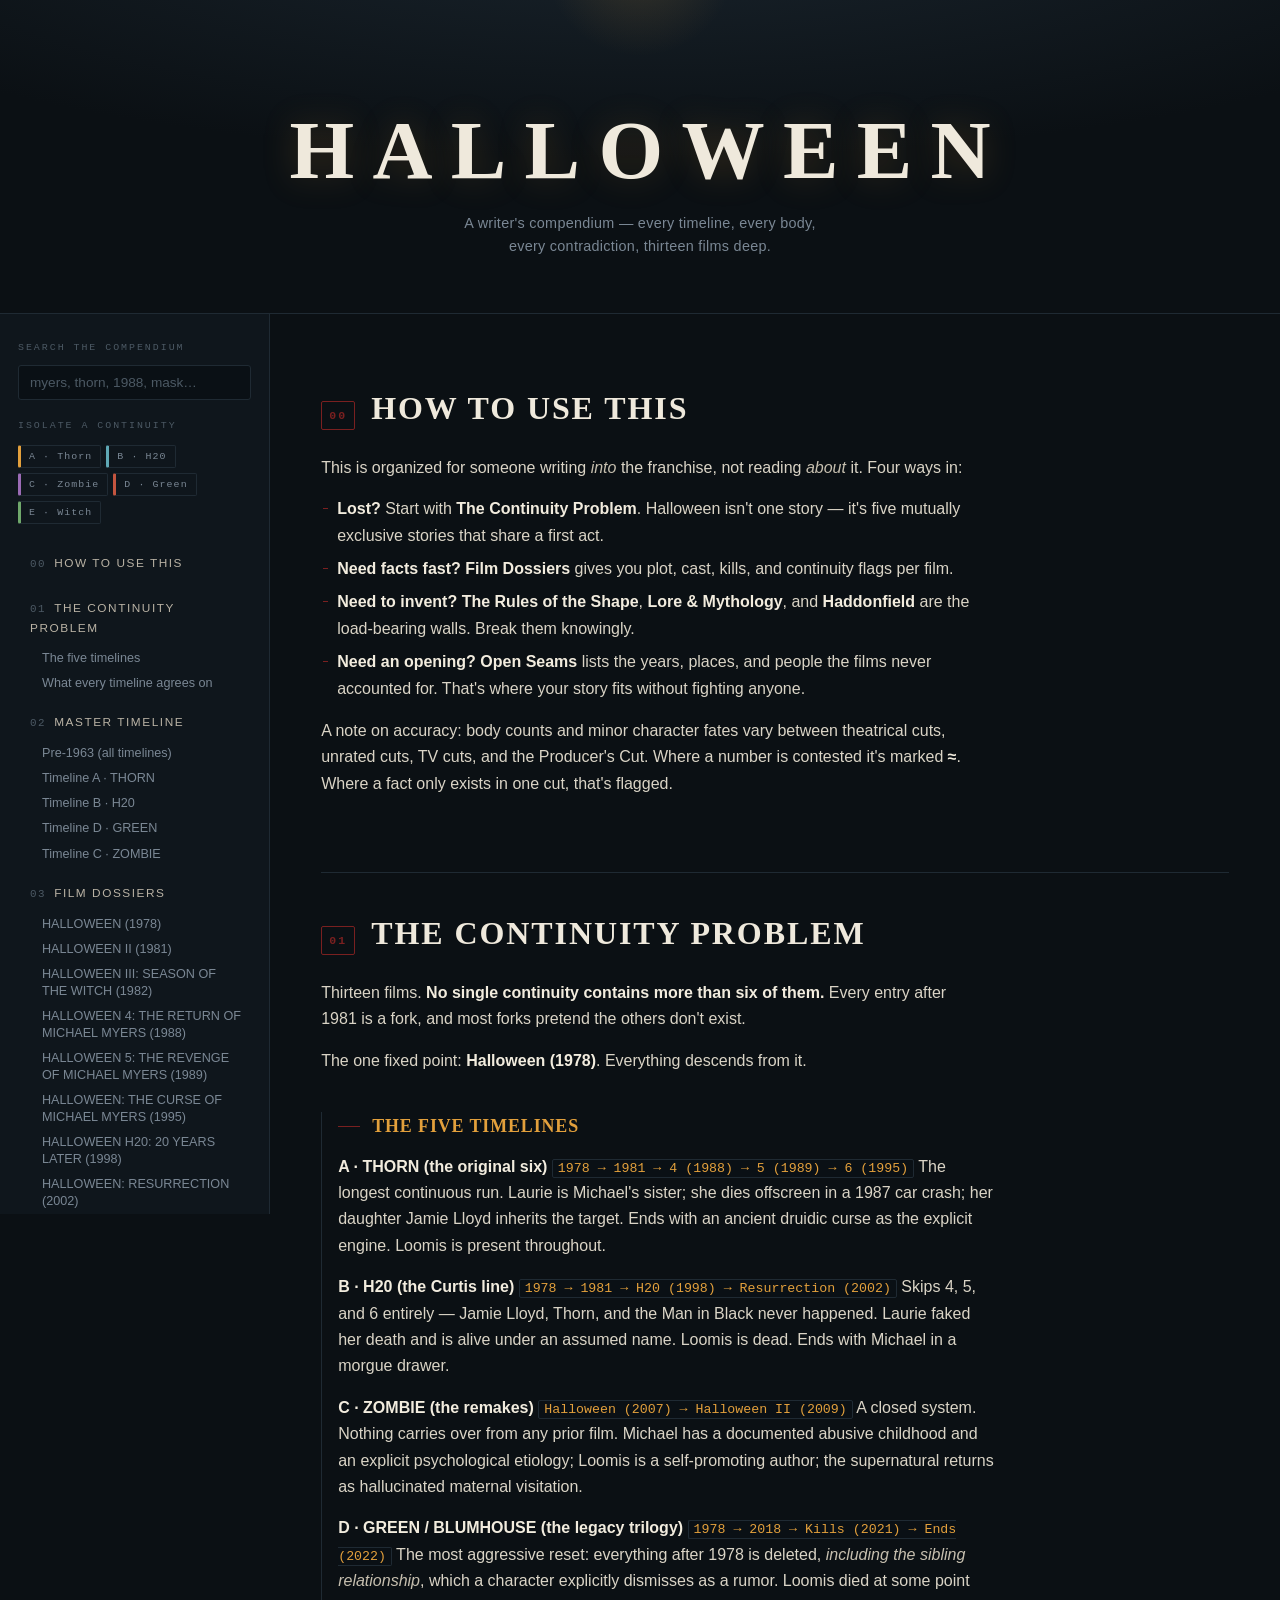
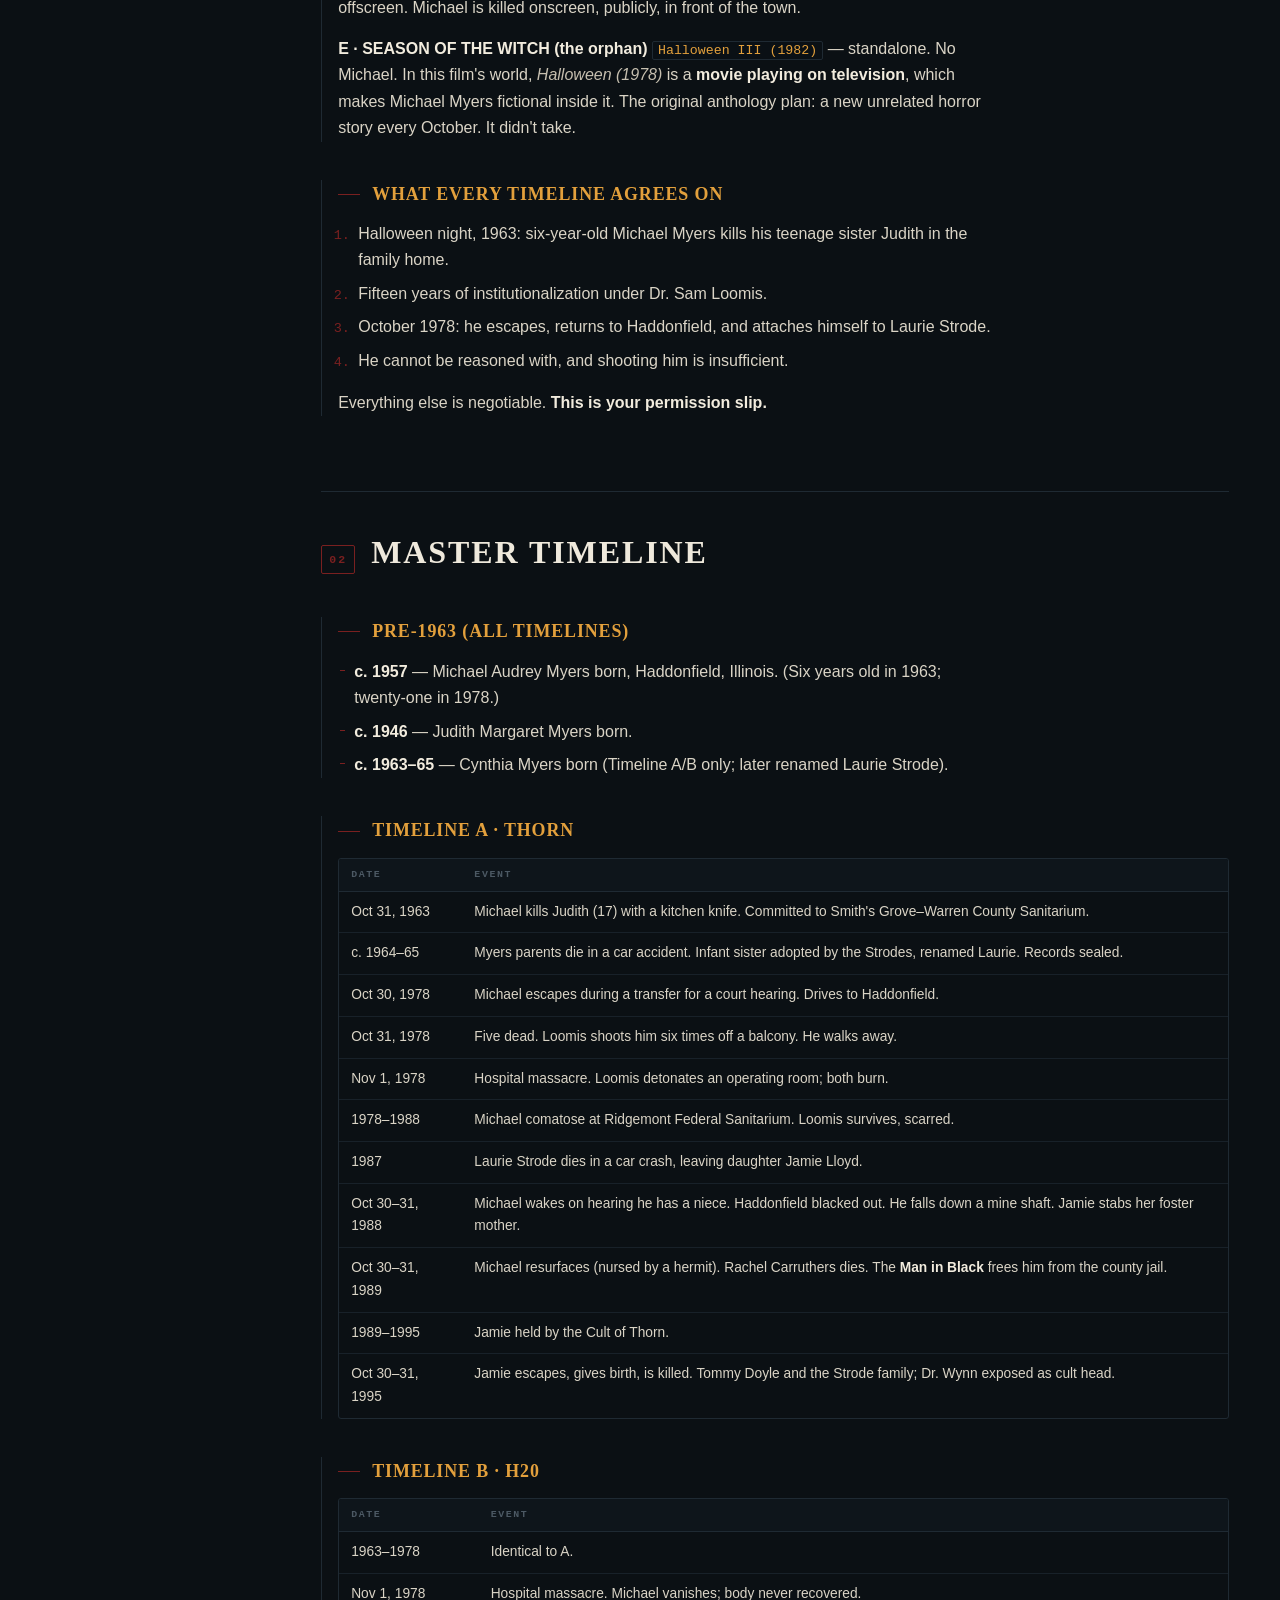
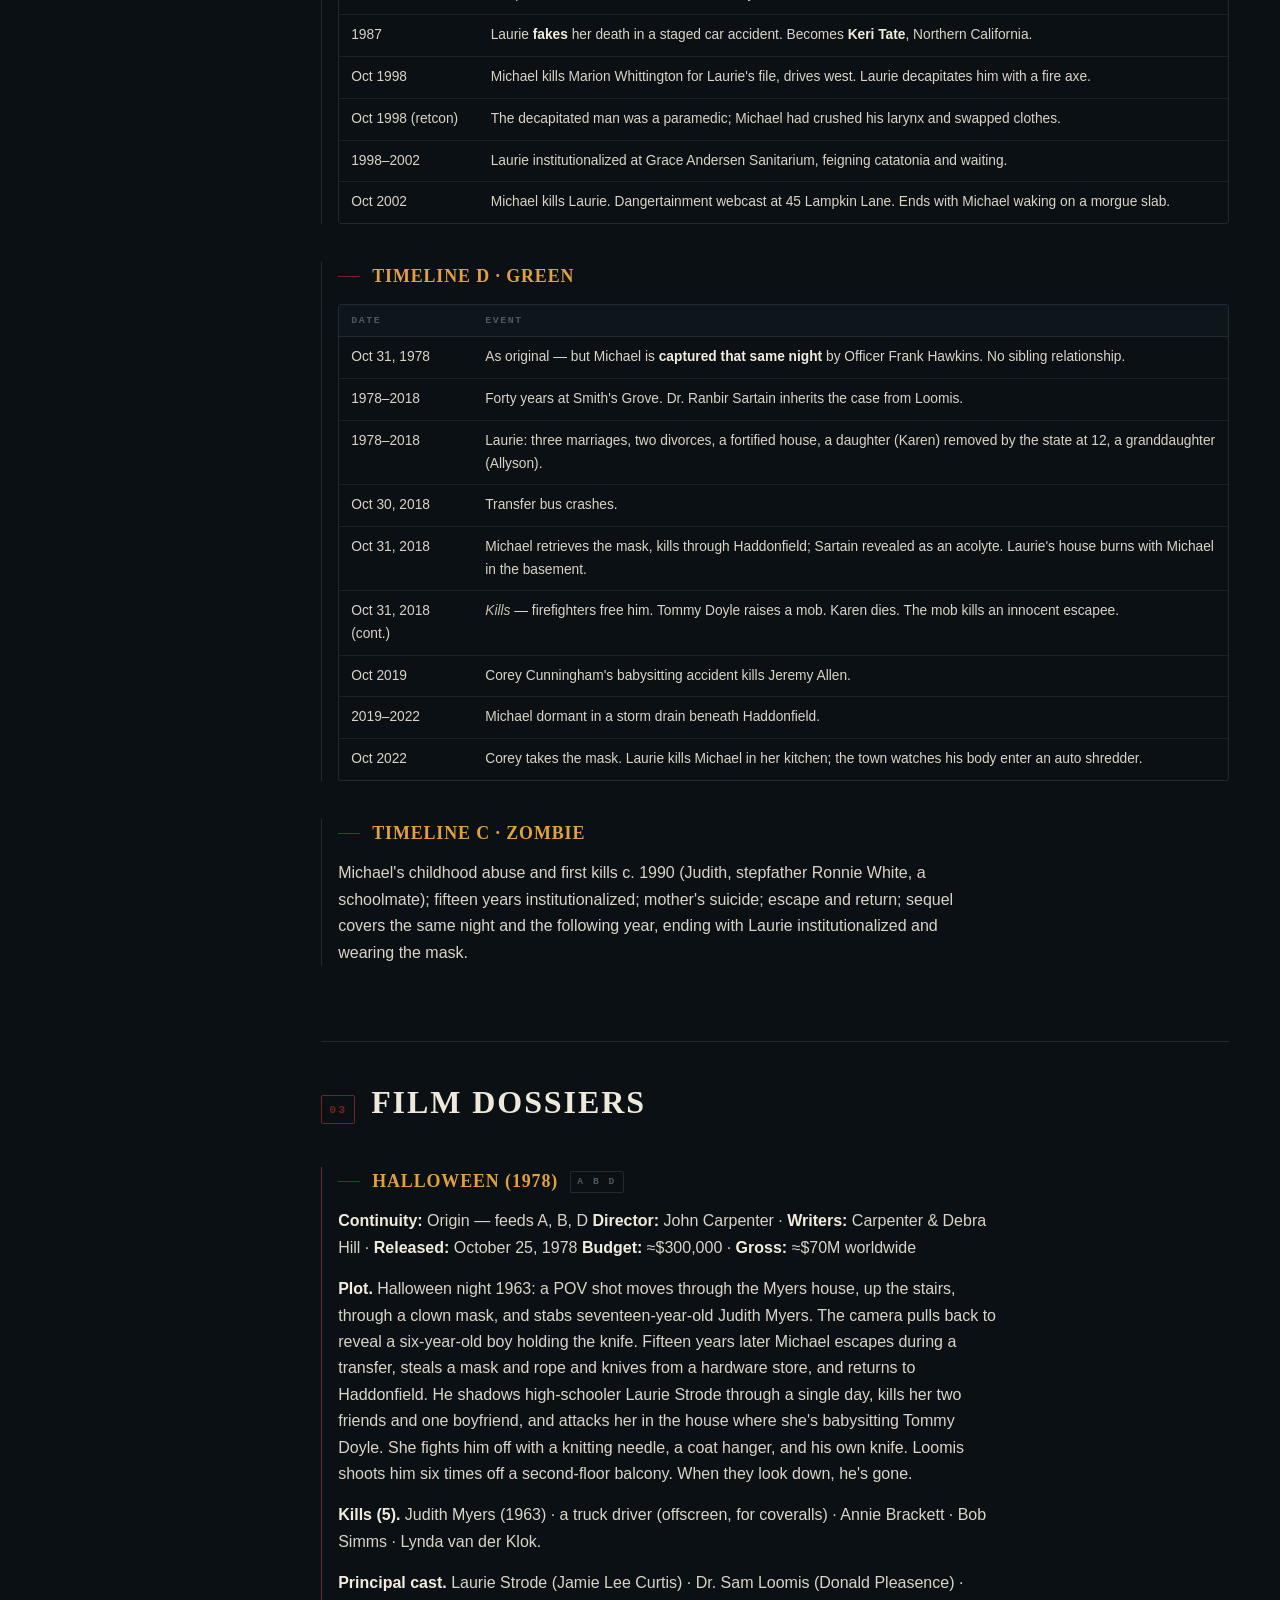
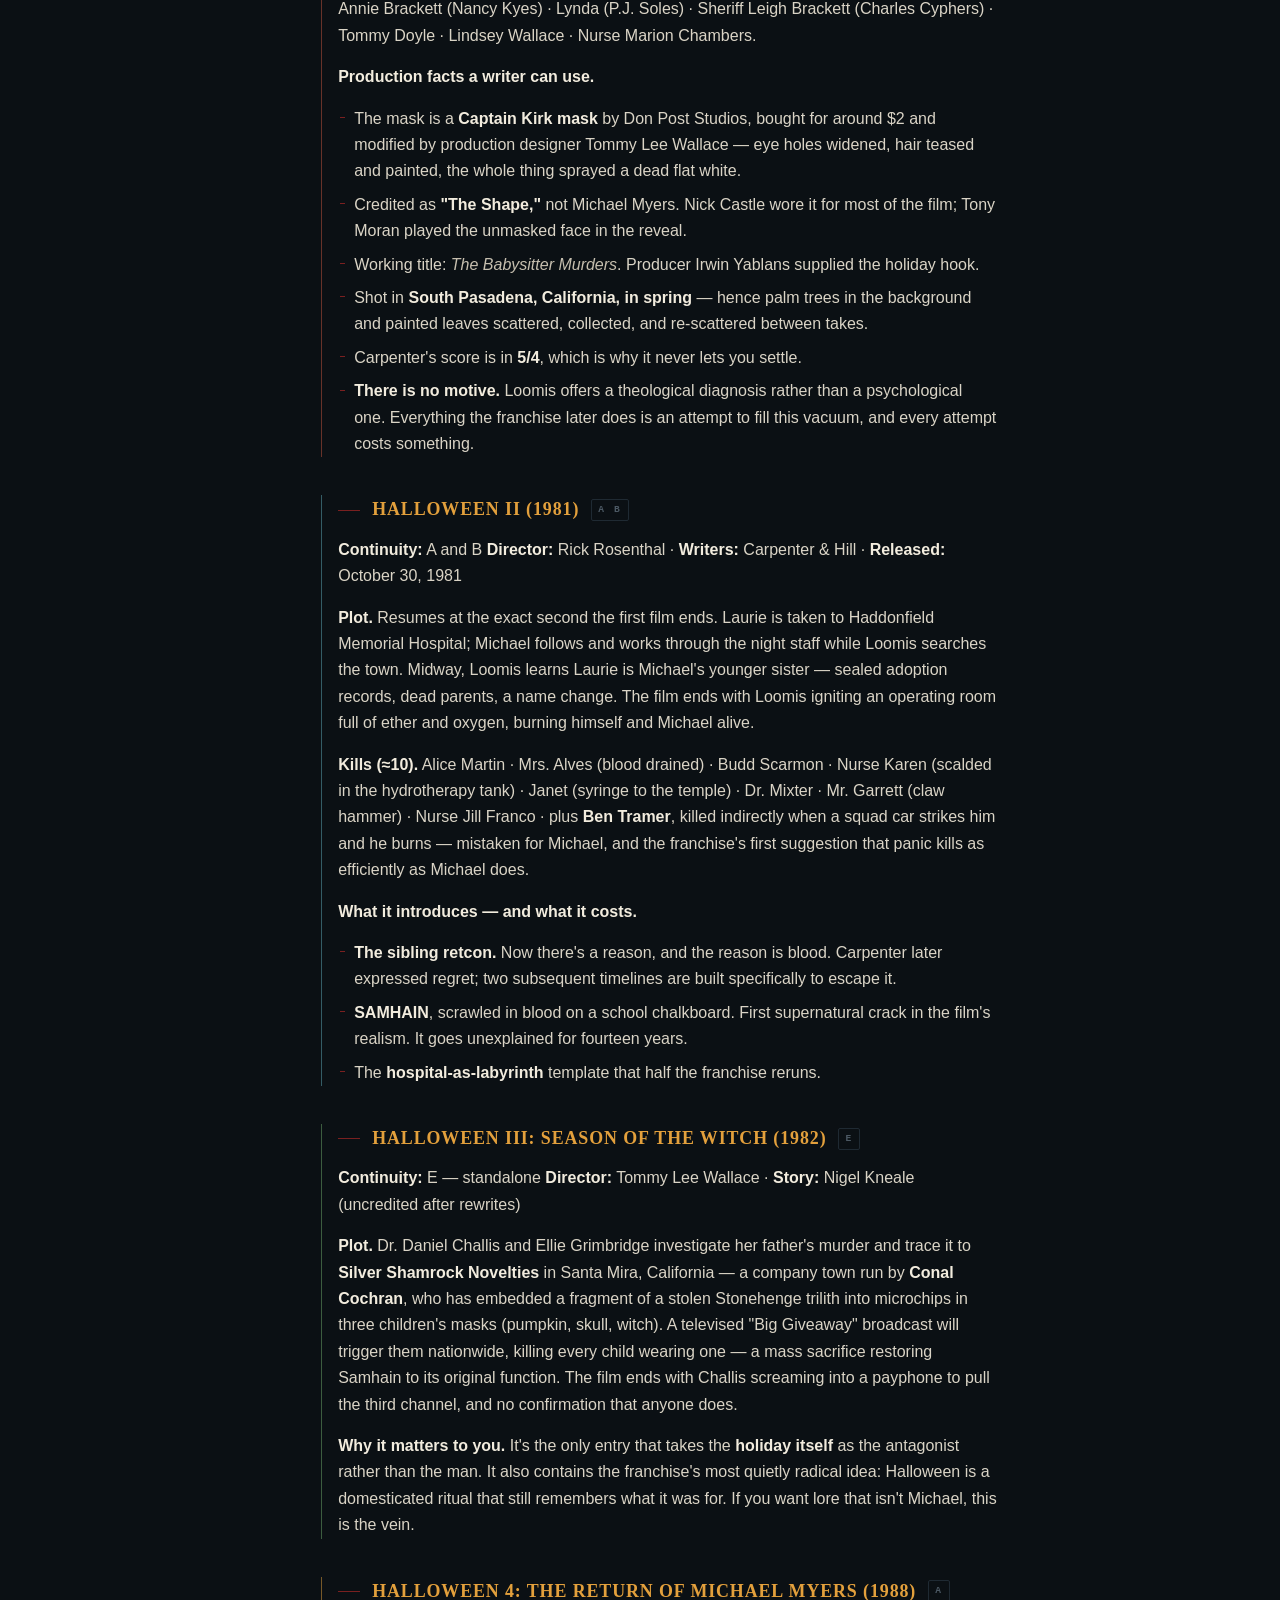
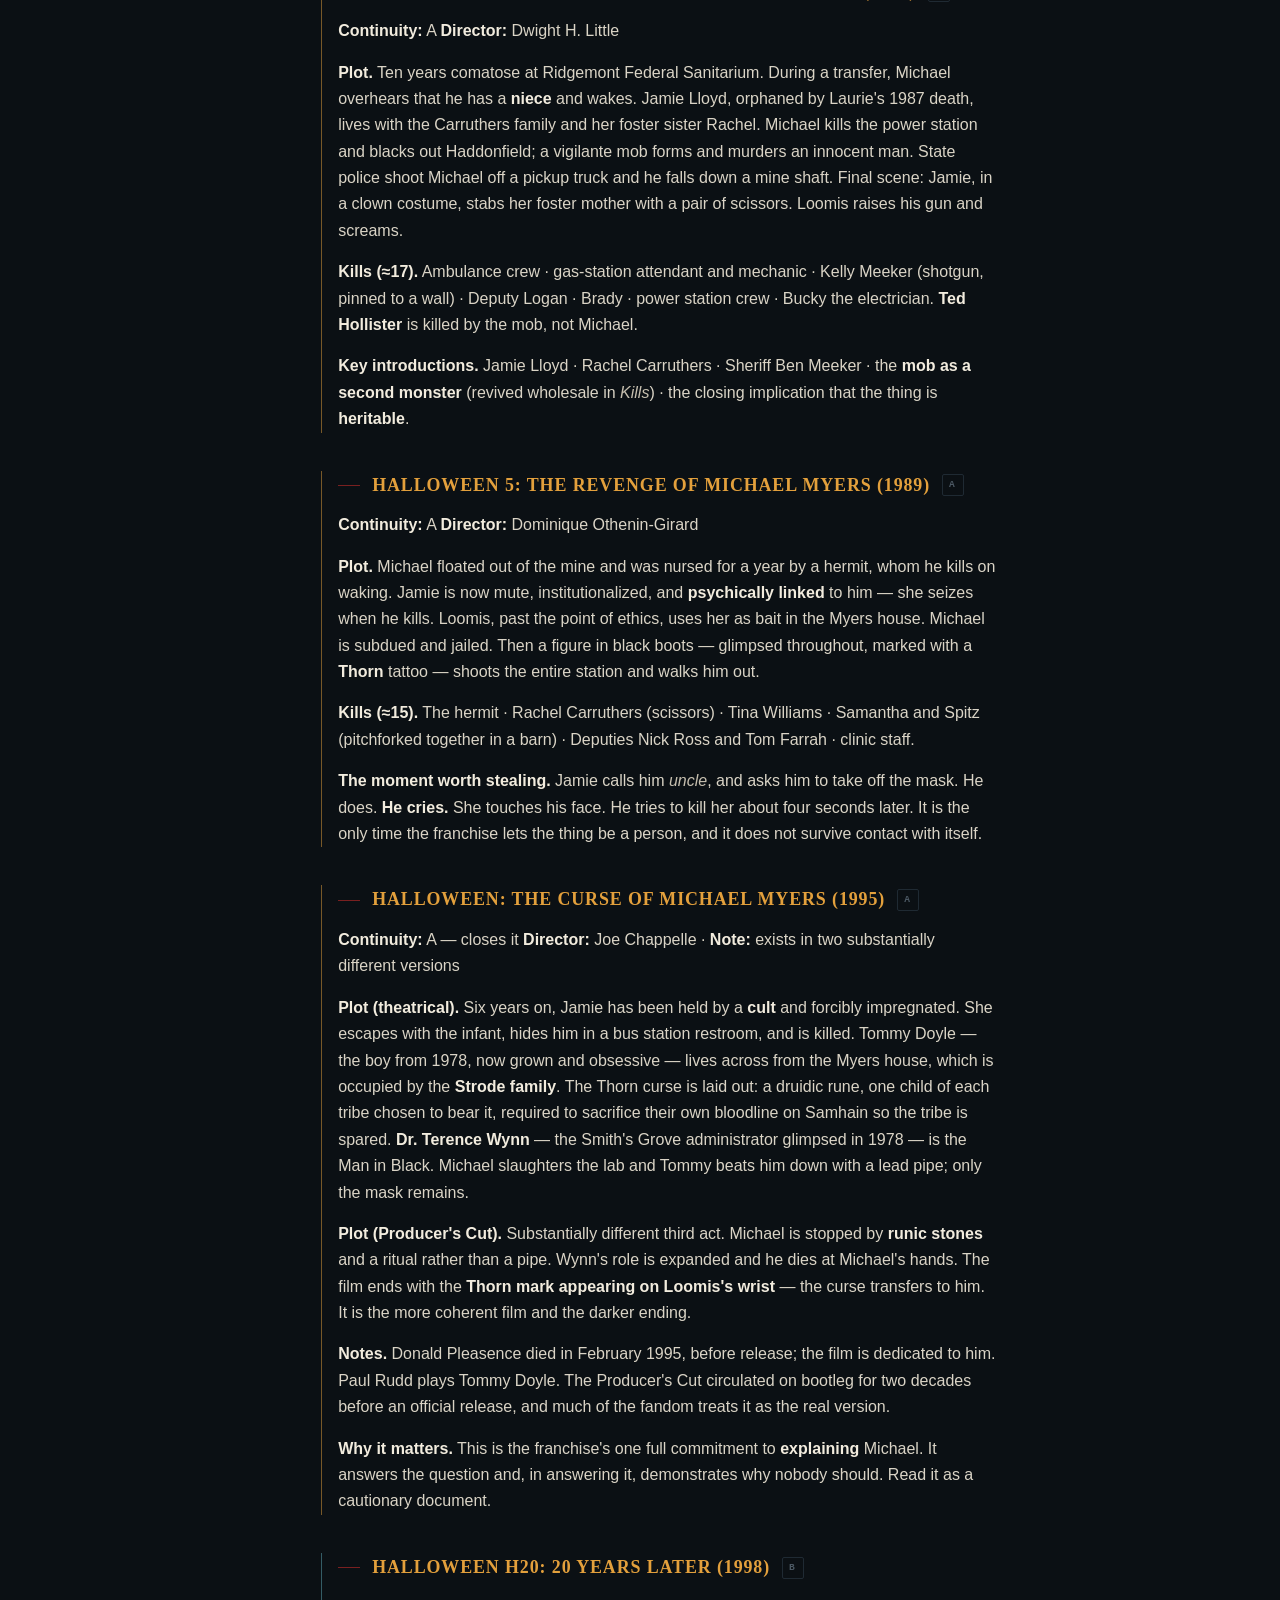
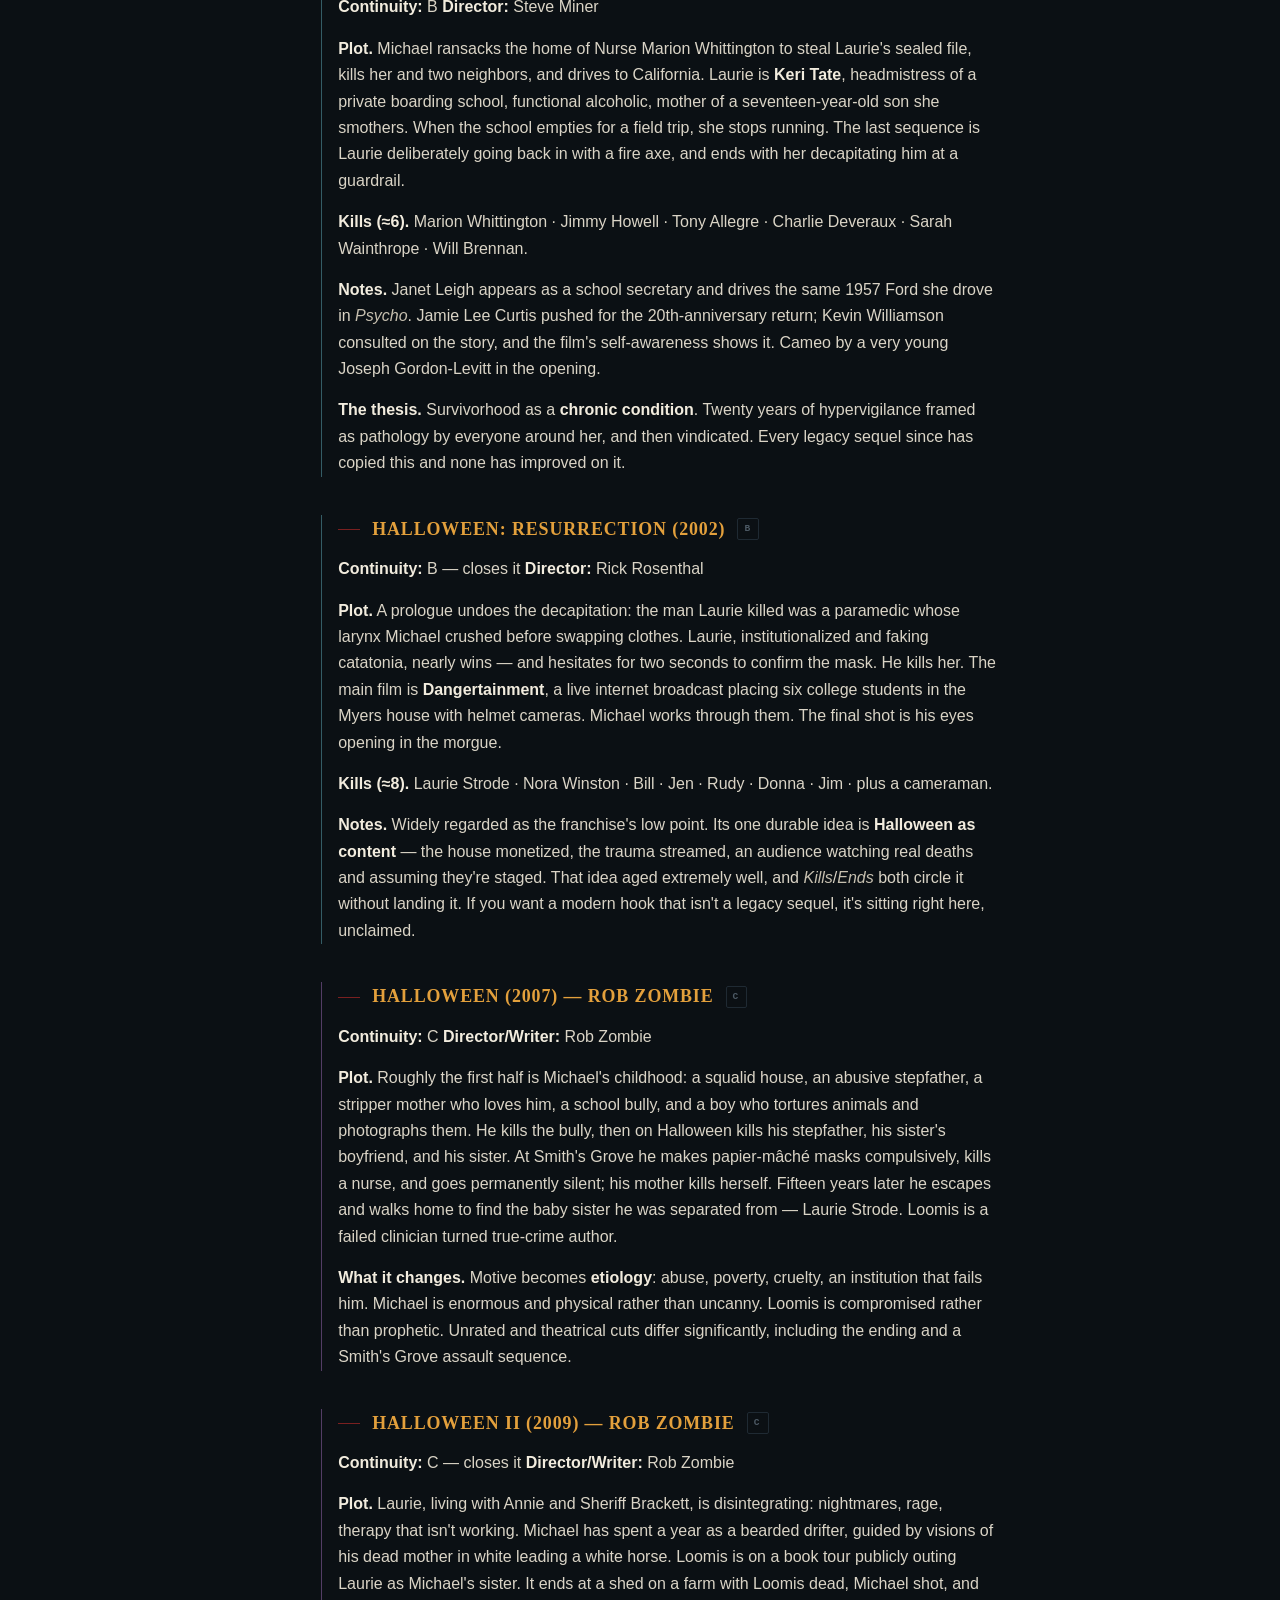
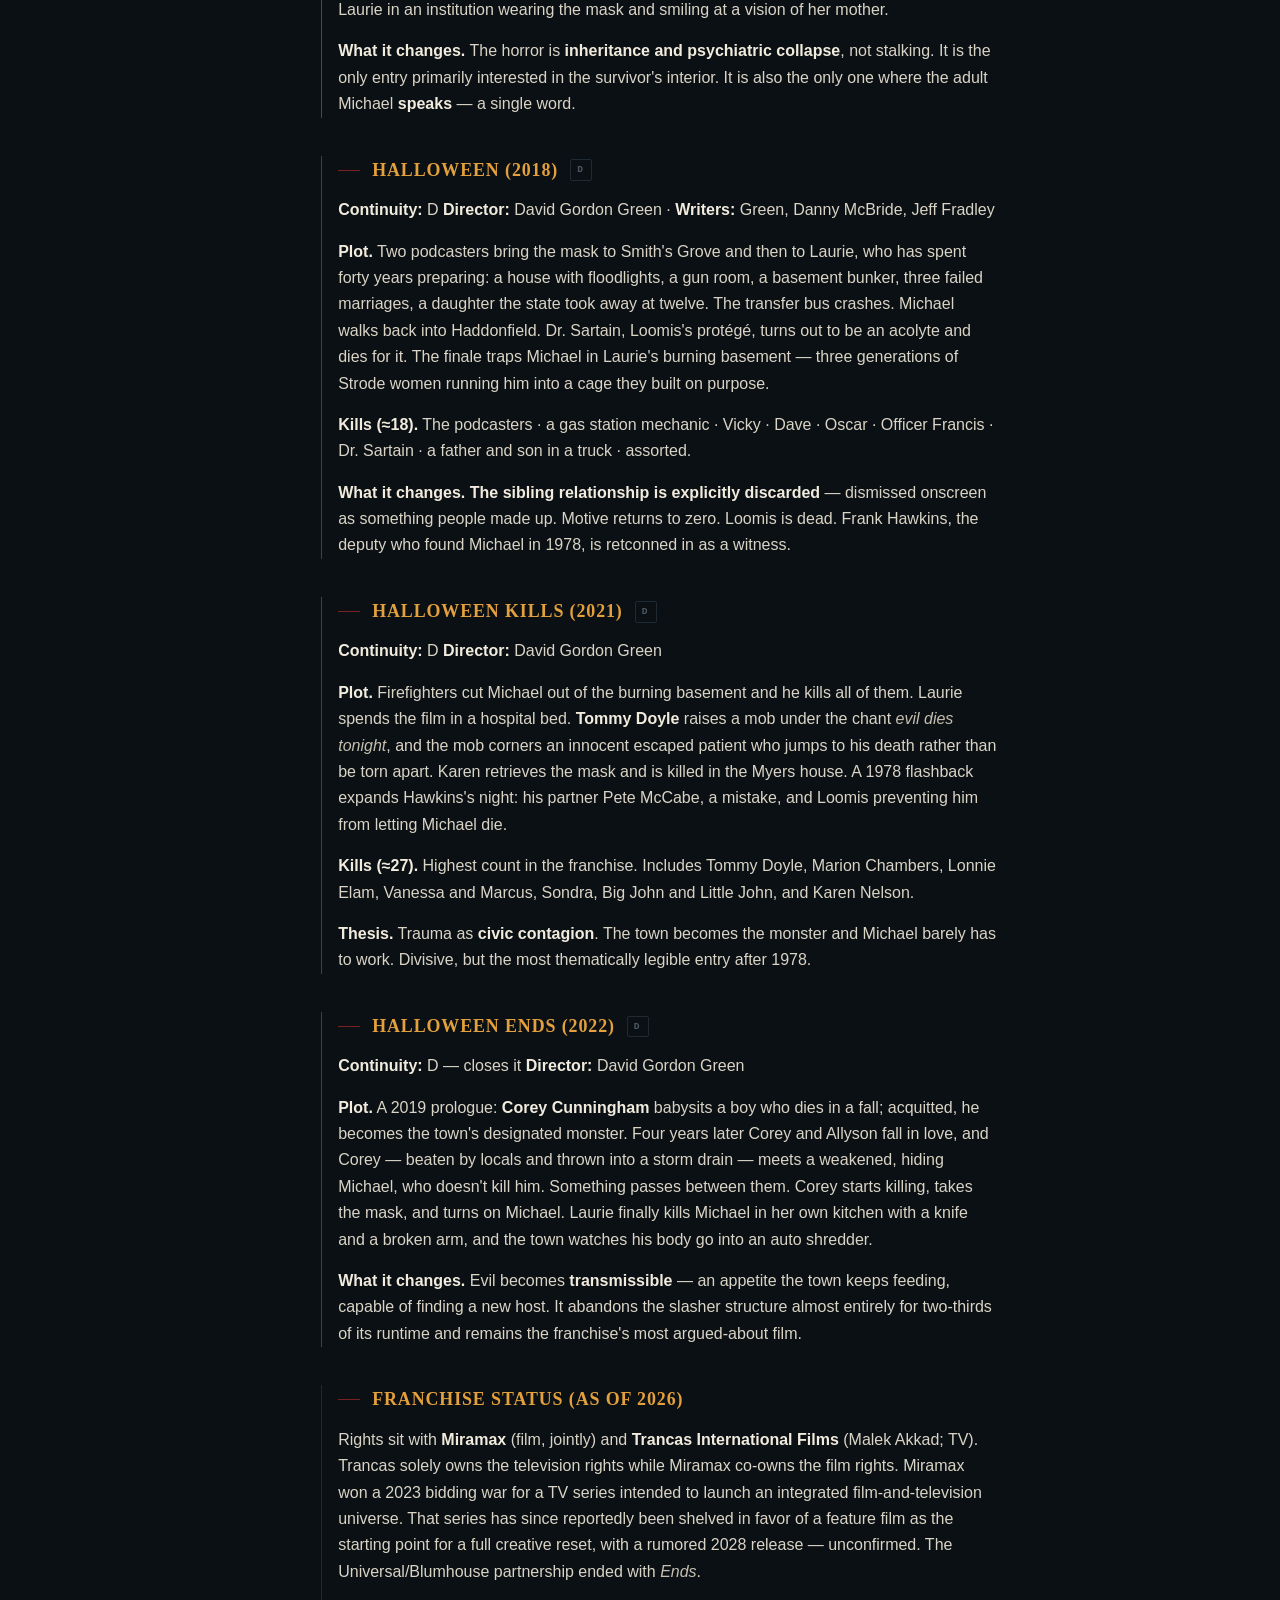
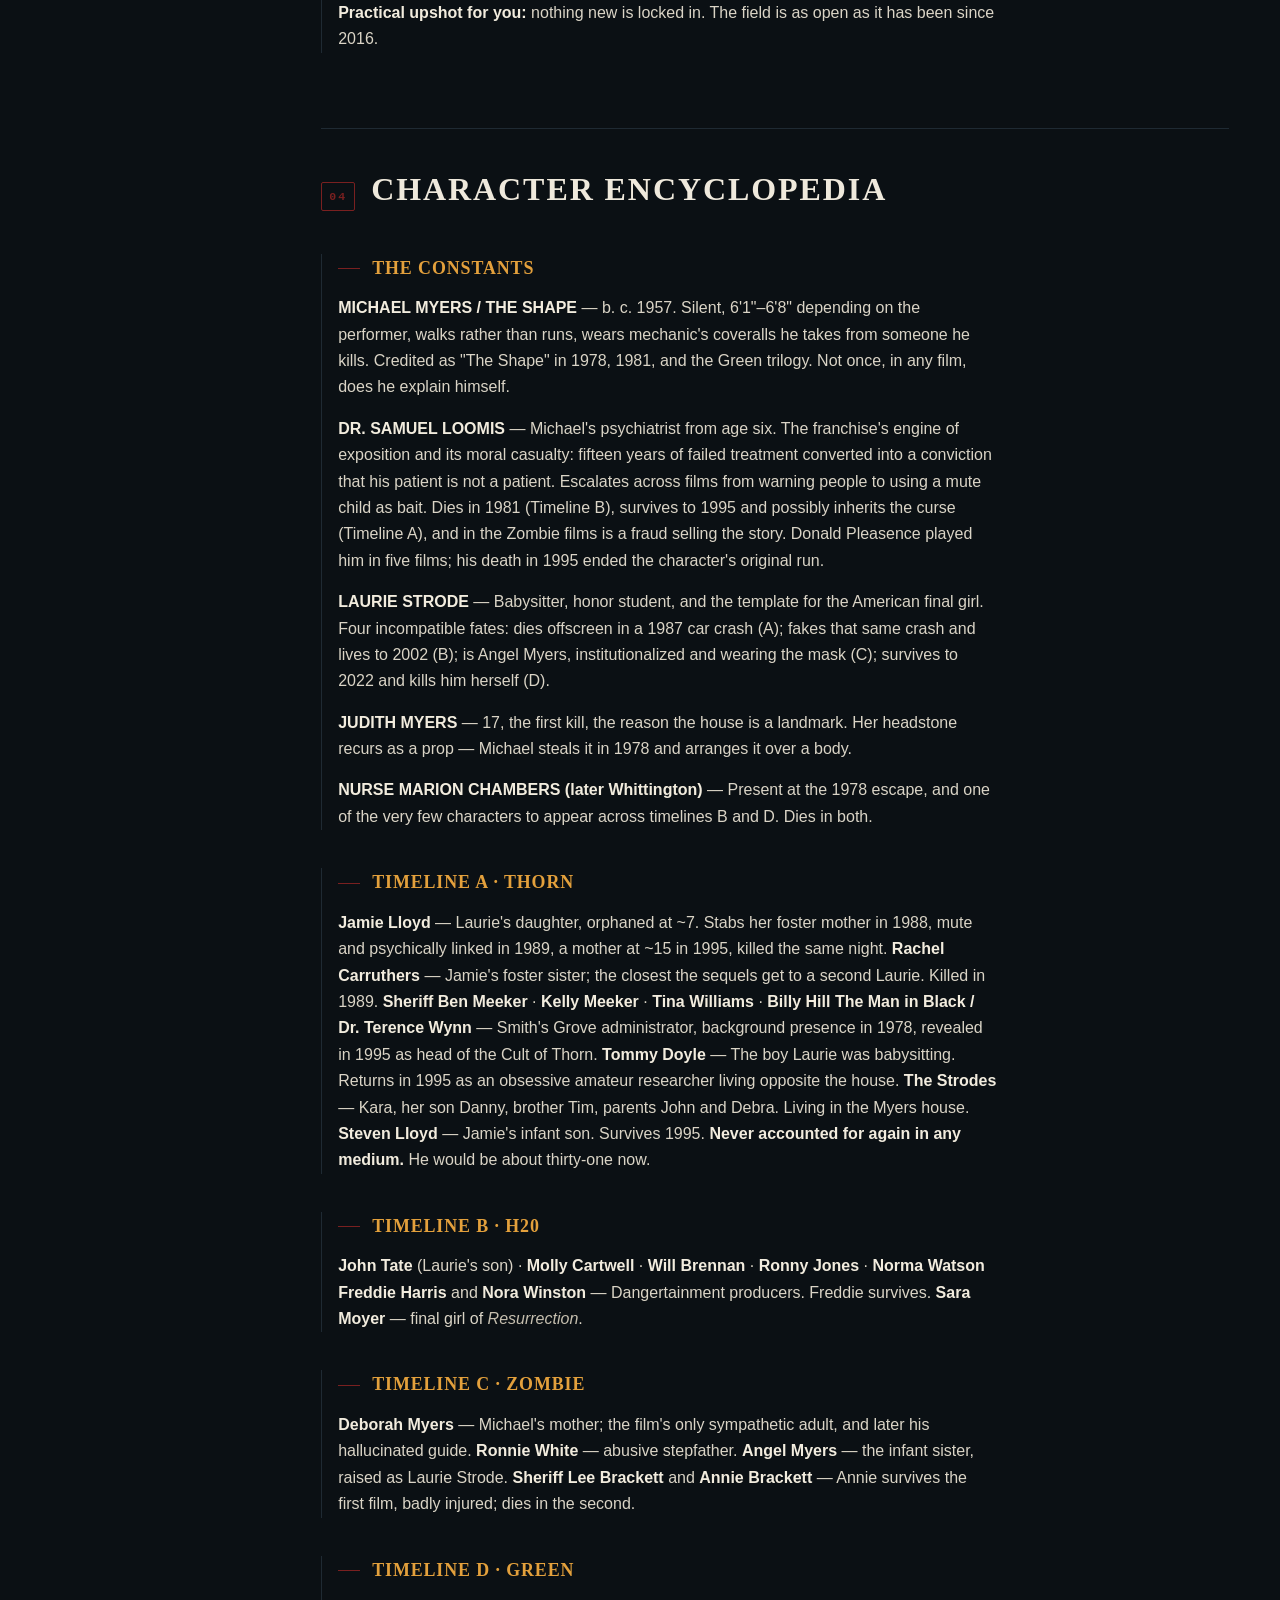
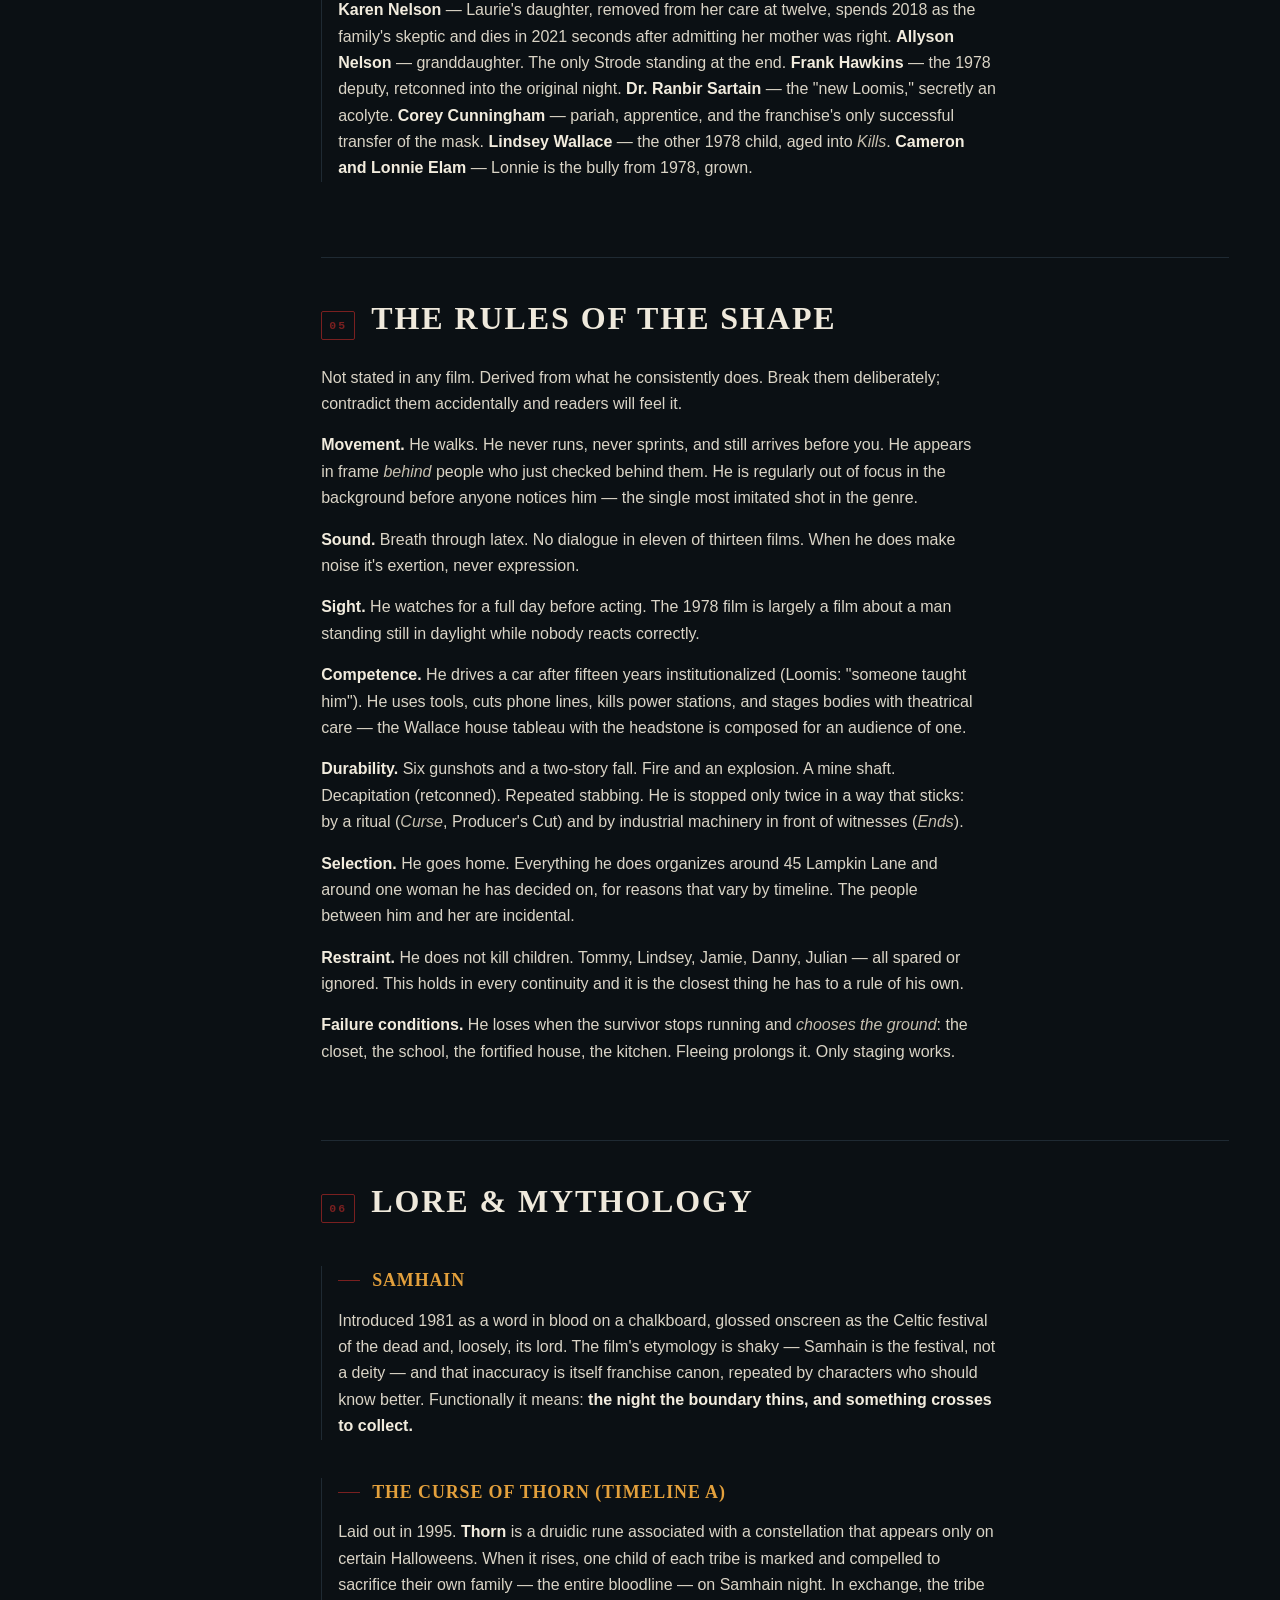
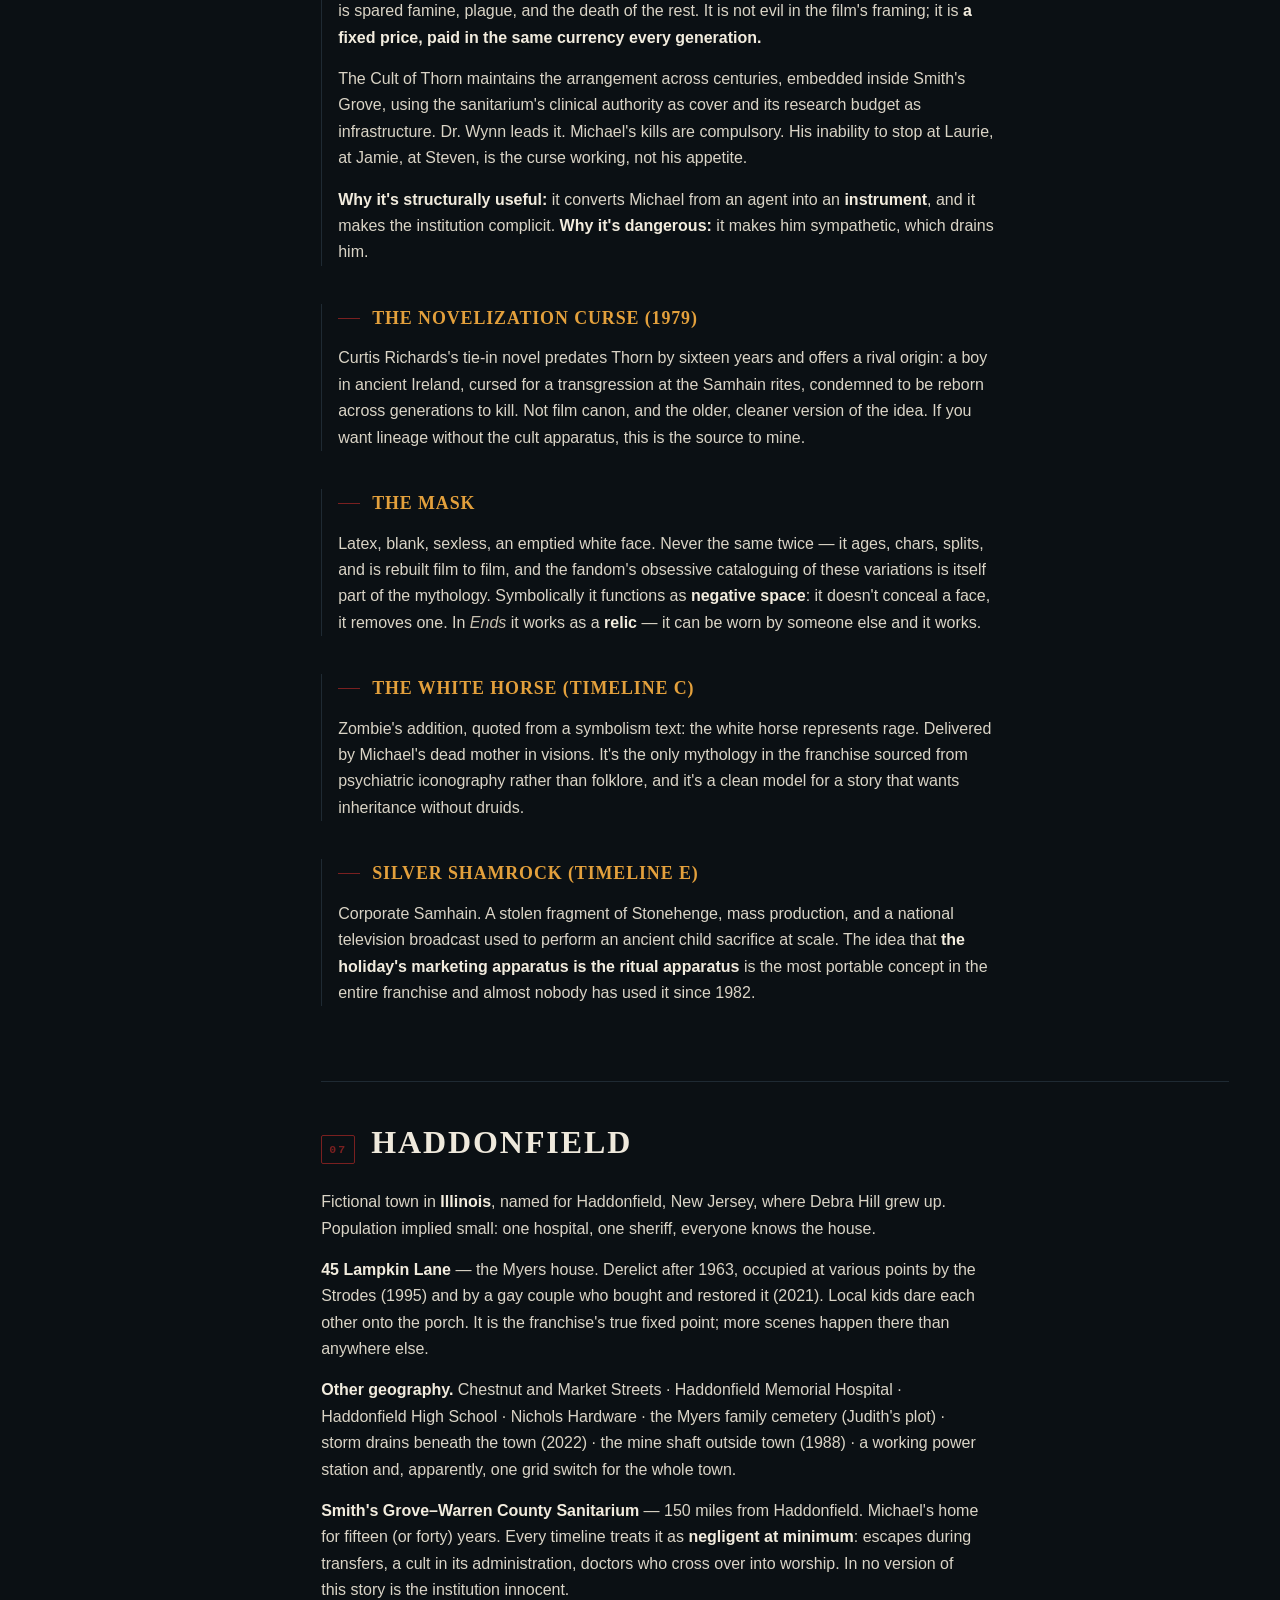
<file: halloween-compendium.html>
<!DOCTYPE html>
<html lang="en"><head>
<meta charset="utf-8">
<meta name="viewport" content="width=device-width,initial-scale=1">
<title>Halloween — A Writer's Compendium</title>
<meta name="description" content="Every timeline, character, plot, and contradiction in the Halloween franchise, organized as source material.">
<style>
:root{
  --void:#0B1014; --panel:#121A21; --panel2:#0F161C;
  --ink:#DAD4C6; --dim:#7A8794; --faint:#4C5964;
  --amber:#E3A03C; --ox:#7A2020; --line:#1F2A33;
  --A:#E3A03C; --B:#5FA8B5; --C:#9B6BB5; --D:#C4553F; --E:#6FA86B;
}
*{box-sizing:border-box}
html{scroll-behavior:smooth}
body{
  margin:0;background:var(--void);color:var(--ink);
  font:16px/1.65 -apple-system,BlinkMacSystemFont,"Segoe UI",Roboto,Helvetica,Arial,sans-serif;
  -webkit-font-smoothing:antialiased;
}
h1,h2,h3{font-family:"Iowan Old Style","Palatino Linotype",Palatino,"Book Antiqua",Georgia,serif;font-weight:600}
code,.mono,.nnum,.tlbadge,.chip,.eyebrow{font-family:ui-monospace,SFMono-Regular,Menlo,Consolas,monospace}

/* ---- masthead ---- */
header.mast{
  padding:clamp(48px,9vw,110px) 24px clamp(30px,5vw,54px);
  border-bottom:1px solid var(--line);
  background:radial-gradient(120% 130% at 50% -30%,#1A252E 0%,var(--void) 62%);
  text-align:center;position:relative;overflow:hidden;
}
header.mast:before{
  content:"";position:absolute;left:50%;top:-140px;width:200px;height:200px;
  transform:translateX(-50%);border-radius:50%;
  background:radial-gradient(circle,rgba(227,160,60,.16),transparent 68%);
}
h1{
  margin:0;font-size:clamp(2.4rem,10vw,5.2rem);letter-spacing:.22em;
  text-transform:uppercase;text-indent:.22em;line-height:.98;
  color:#EFE9DC;text-shadow:0 0 34px rgba(227,160,60,.22);
}
.sub{margin:20px auto 0;max-width:44ch;color:var(--dim);font-size:.9rem;letter-spacing:.02em}
.lede{display:none}

/* ---- layout ---- */
.wrap{display:grid;grid-template-columns:270px minmax(0,1fr);gap:0;max-width:1360px;margin:0 auto}
aside{
  position:sticky;top:0;height:100vh;overflow-y:auto;padding:26px 18px 60px;
  border-right:1px solid var(--line);background:var(--panel2);
}
main{padding:34px clamp(20px,4vw,64px) 140px;min-width:0}

/* ---- controls ---- */
.eyebrow{font-size:.62rem;letter-spacing:.2em;text-transform:uppercase;color:var(--faint);margin:0 0 9px}
#q{
  width:100%;padding:9px 11px;background:#0A1015;border:1px solid var(--line);
  color:var(--ink);border-radius:3px;font-size:.85rem;font-family:inherit;
}
#q:focus{outline:none;border-color:var(--amber)}
#q::placeholder{color:var(--faint)}
.chips{display:flex;flex-wrap:wrap;gap:5px;margin:10px 0 22px}
.chip{
  cursor:pointer;font-size:.62rem;letter-spacing:.11em;padding:5px 8px;
  background:transparent;border:1px solid var(--line);color:var(--dim);border-radius:2px;
}
.chip:hover{color:var(--ink);border-color:var(--faint)}
.chip[aria-pressed="true"]{background:var(--amber);border-color:var(--amber);color:#0B1014;font-weight:700}
.chip[data-tl="A"]{border-left:3px solid var(--A)}
.chip[data-tl="B"]{border-left:3px solid var(--B)}
.chip[data-tl="C"]{border-left:3px solid var(--C)}
.chip[data-tl="D"]{border-left:3px solid var(--D)}
.chip[data-tl="E"]{border-left:3px solid var(--E)}

/* ---- nav ---- */
nav a{display:block;text-decoration:none;color:var(--dim);border-left:2px solid transparent}
nav a.n2{
  padding:8px 10px;font-size:.74rem;letter-spacing:.13em;text-transform:uppercase;
  color:#B9B2A4;margin-top:9px;
}
nav a.n3{padding:4px 10px 4px 22px;font-size:.79rem;line-height:1.35}
nav a:hover{color:var(--amber);border-left-color:var(--ox)}
nav a.active{color:var(--amber);border-left-color:var(--amber);background:rgba(227,160,60,.05)}
.nnum{color:var(--faint);margin-right:8px;font-size:.68rem}
nav a.hide{display:none}

/* ---- content ---- */
section{padding:8px 0 26px;border-top:1px solid var(--line);margin-top:34px}
section:first-of-type{border-top:none;margin-top:0}
h2{
  display:flex;align-items:baseline;gap:16px;margin:26px 0 20px;
  font-size:clamp(1.35rem,3.4vw,2rem);letter-spacing:.06em;text-transform:uppercase;color:#EFE9DC;
}
h2 .num{font-family:ui-monospace,Menlo,monospace;font-size:.72rem;color:var(--ox);letter-spacing:.18em;
  border:1px solid var(--ox);padding:4px 7px;border-radius:2px;flex:none}
h3{
  margin:38px 0 12px;font-size:1.12rem;letter-spacing:.05em;color:var(--amber);
  text-transform:uppercase;display:flex;align-items:center;gap:12px;flex-wrap:wrap;
}
h3:before{content:"";width:22px;height:1px;background:var(--ox);flex:none}
article{padding-left:16px;border-left:1px solid var(--line);margin:0 0 8px}
article[data-tl*="A"]{border-left-color:rgba(227,160,60,.5)}
article[data-tl*="B"]{border-left-color:rgba(95,168,181,.5)}
article[data-tl*="C"]{border-left-color:rgba(155,107,181,.5)}
article[data-tl*="D"]{border-left-color:rgba(196,85,63,.5)}
article[data-tl*="E"]{border-left-color:rgba(111,168,107,.5)}
.tlbadge{font-size:.6rem;letter-spacing:.22em;color:var(--faint);border:1px solid var(--line);padding:2px 6px;border-radius:2px}
p{margin:0 0 15px;max-width:74ch}
strong{color:#F2ECDE;font-weight:600}
em{color:#C6BFAF}
ul,ol{max-width:74ch;padding-left:20px;margin:0 0 16px}
li{margin:0 0 7px}
ul{list-style:none;padding-left:16px}
ul li{position:relative}
ul li:before{content:"";position:absolute;left:-14px;top:.72em;width:5px;height:1px;background:var(--ox)}
ol li::marker{color:var(--ox);font-family:ui-monospace,monospace;font-size:.85em}
code{background:#0A1015;border:1px solid var(--line);padding:1px 5px;border-radius:2px;font-size:.83em;color:var(--amber)}
.tw{overflow-x:auto;margin:0 0 20px;border:1px solid var(--line);border-radius:3px}
table{border-collapse:collapse;width:100%;font-size:.86rem;min-width:420px}
th{
  text-align:left;padding:9px 12px;background:#0E151B;color:var(--faint);
  font:600 .62rem/1.4 ui-monospace,Menlo,monospace;letter-spacing:.16em;text-transform:uppercase;
  border-bottom:1px solid var(--line);white-space:nowrap;
}
td{padding:9px 12px;border-bottom:1px solid #182129;vertical-align:top}
tr:last-child td{border-bottom:none}
tbody tr:hover{background:rgba(227,160,60,.035)}

.dim{opacity:.14;filter:grayscale(1)}
.gone{display:none}
.empty{color:var(--faint);font-style:italic;padding:20px 0}

/* ---- mobile ---- */
.navtoggle{display:none}
@media(max-width:880px){
  .wrap{grid-template-columns:1fr}
  aside{position:static;height:auto;border-right:none;border-bottom:1px solid var(--line);padding:18px 20px 22px}
  nav{max-height:0;overflow:hidden;transition:max-height .28s ease}
  nav.open{max-height:70vh;overflow-y:auto;margin-top:14px}
  .navtoggle{
    display:block;width:100%;margin-top:12px;padding:9px;background:transparent;
    border:1px solid var(--line);color:var(--dim);border-radius:3px;cursor:pointer;
    font:.66rem/1 ui-monospace,Menlo,monospace;letter-spacing:.18em;text-transform:uppercase;
  }
  main{padding:24px 20px 100px}
  h2{flex-direction:column;gap:9px;align-items:flex-start}
  h2 .num{align-self:flex-start}
}
@media(prefers-reduced-motion:reduce){*{transition:none!important;scroll-behavior:auto!important}}
:focus-visible{outline:2px solid var(--amber);outline-offset:2px}
</style>
</head><body>

<header class="mast">
  <h1>Halloween</h1>
  <p class="sub">A writer's compendium — every timeline, every body, every contradiction, thirteen films deep.</p>
</header>

<div class="wrap">
  <aside>
    <p class="eyebrow">Search the compendium</p>
    <input id="q" type="search" placeholder="myers, thorn, 1988, mask…" autocomplete="off">
    <p class="eyebrow" style="margin-top:18px">Isolate a continuity</p>
    <div class="chips">
      <button class="chip" data-tl="A" aria-pressed="false">A · Thorn</button>
      <button class="chip" data-tl="B" aria-pressed="false">B · H20</button>
      <button class="chip" data-tl="C" aria-pressed="false">C · Zombie</button>
      <button class="chip" data-tl="D" aria-pressed="false">D · Green</button>
      <button class="chip" data-tl="E" aria-pressed="false">E · Witch</button>
    </div>
    <button class="navtoggle" id="toggle">Contents</button>
    <nav id="nav">
<a class="n2" href="#00-how-to-use-this"><span class="nnum">00</span>HOW TO USE THIS</a>
<a class="n2" href="#01-the-continuity-problem"><span class="nnum">01</span>THE CONTINUITY PROBLEM</a>
<a class="n3" href="#the-five-timelines">The five timelines</a>
<a class="n3" href="#what-every-timeline-agrees-on">What every timeline agrees on</a>
<a class="n2" href="#02-master-timeline"><span class="nnum">02</span>MASTER TIMELINE</a>
<a class="n3" href="#pre-1963-all-timelines">Pre-1963 (all timelines)</a>
<a class="n3" href="#timeline-a-thorn">Timeline A · THORN</a>
<a class="n3" href="#timeline-b-h20">Timeline B · H20</a>
<a class="n3" href="#timeline-d-green">Timeline D · GREEN</a>
<a class="n3" href="#timeline-c-zombie">Timeline C · ZOMBIE</a>
<a class="n2" href="#03-film-dossiers"><span class="nnum">03</span>FILM DOSSIERS</a>
<a class="n3" href="#halloween-1978">HALLOWEEN (1978)</a>
<a class="n3" href="#halloween-ii-1981">HALLOWEEN II (1981)</a>
<a class="n3" href="#halloween-iii-season-of-the-witch-1982">HALLOWEEN III: SEASON OF THE WITCH (1982)</a>
<a class="n3" href="#halloween-4-the-return-of-michael-myers-1988">HALLOWEEN 4: THE RETURN OF MICHAEL MYERS (1988)</a>
<a class="n3" href="#halloween-5-the-revenge-of-michael-myers-1989">HALLOWEEN 5: THE REVENGE OF MICHAEL MYERS (1989)</a>
<a class="n3" href="#halloween-the-curse-of-michael-myers-1995">HALLOWEEN: THE CURSE OF MICHAEL MYERS (1995)</a>
<a class="n3" href="#halloween-h20-20-years-later-1998">HALLOWEEN H20: 20 YEARS LATER (1998)</a>
<a class="n3" href="#halloween-resurrection-2002">HALLOWEEN: RESURRECTION (2002)</a>
<a class="n3" href="#halloween-2007-rob-zombie">HALLOWEEN (2007) — Rob Zombie</a>
<a class="n3" href="#halloween-ii-2009-rob-zombie">HALLOWEEN II (2009) — Rob Zombie</a>
<a class="n3" href="#halloween-2018">HALLOWEEN (2018)</a>
<a class="n3" href="#halloween-kills-2021">HALLOWEEN KILLS (2021)</a>
<a class="n3" href="#halloween-ends-2022">HALLOWEEN ENDS (2022)</a>
<a class="n3" href="#franchise-status-as-of-2026">FRANCHISE STATUS (as of 2026)</a>
<a class="n2" href="#04-character-encyclopedia"><span class="nnum">04</span>CHARACTER ENCYCLOPEDIA</a>
<a class="n3" href="#the-constants">The constants</a>
<a class="n3" href="#timeline-a-thorn-1">Timeline A · Thorn</a>
<a class="n3" href="#timeline-b-h20-1">Timeline B · H20</a>
<a class="n3" href="#timeline-c-zombie-1">Timeline C · Zombie</a>
<a class="n3" href="#timeline-d-green-1">Timeline D · Green</a>
<a class="n2" href="#05-the-rules-of-the-shape"><span class="nnum">05</span>THE RULES OF THE SHAPE</a>
<a class="n2" href="#06-lore-mythology"><span class="nnum">06</span>LORE &amp; MYTHOLOGY</a>
<a class="n3" href="#samhain">Samhain</a>
<a class="n3" href="#the-curse-of-thorn-timeline-a">The Curse of Thorn (Timeline A)</a>
<a class="n3" href="#the-novelization-curse-1979">The Novelization Curse (1979)</a>
<a class="n3" href="#the-mask">The Mask</a>
<a class="n3" href="#the-white-horse-timeline-c">The White Horse (Timeline C)</a>
<a class="n3" href="#silver-shamrock-timeline-e">Silver Shamrock (Timeline E)</a>
<a class="n2" href="#07-haddonfield"><span class="nnum">07</span>HADDONFIELD</a>
<a class="n2" href="#08-retcons-contradictions-open-seams"><span class="nnum">08</span>RETCONS, CONTRADICTIONS &amp; OPEN SEAMS</a>
<a class="n3" href="#known-contradictions-pick-a-lane-and-hold-it">Known contradictions (pick a lane and hold it)</a>
<a class="n3" href="#open-seams-where-a-new-story-fits-without-a-fight">Open seams — where a new story fits without a fight</a>
<a class="n2" href="#09-beyond-the-films"><span class="nnum">09</span>BEYOND THE FILMS</a>
<a class="n2" href="#10-craft-notes"><span class="nnum">10</span>CRAFT NOTES</a>
<a class="n3" href="#the-load-bearing-question">The load-bearing question</a>
<a class="n3" href="#structural-options-with-their-costs">Structural options, with their costs</a>
<a class="n3" href="#what-s-exhausted">What&#x27;s exhausted</a>
<a class="n3" href="#what-s-barely-touched">What&#x27;s barely touched</a>
<a class="n3" href="#a-frame-you-already-have">A frame you already have</a>
<a class="n3" href="#practical-constraints-if-you-write-in-universe">Practical constraints if you write in-universe</a>
<a class="n2" href="#11-quick-reference"><span class="nnum">11</span>QUICK REFERENCE</a>
<a class="n3" href="#films-in-release-order">Films in release order</a>
<a class="n3" href="#approximate-body-counts">Approximate body counts</a>
<a class="n3" href="#ages-and-dates">Ages and dates</a>
<a class="n3" href="#the-names-that-recur">The names that recur</a>
    </nav>
  </aside>

  <main>
<section id="00-how-to-use-this">
<h2><span class="num">00</span><span class="ttl">HOW TO USE THIS</span></h2>
<p>This is organized for someone writing <em>into</em> the franchise, not reading <em>about</em> it. Four ways in:</p>
<ul><li><strong>Lost?</strong> Start with <strong>The Continuity Problem</strong>. Halloween isn&#x27;t one story — it&#x27;s five mutually exclusive stories that share a first act.</li><li><strong>Need facts fast?</strong> <strong>Film Dossiers</strong> gives you plot, cast, kills, and continuity flags per film.</li><li><strong>Need to invent?</strong> <strong>The Rules of the Shape</strong>, <strong>Lore &amp; Mythology</strong>, and <strong>Haddonfield</strong> are the load-bearing walls. Break them knowingly.</li><li><strong>Need an opening?</strong> <strong>Open Seams</strong> lists the years, places, and people the films never accounted for. That&#x27;s where your story fits without fighting anyone.</li></ul>
<p>A note on accuracy: body counts and minor character fates vary between theatrical cuts, unrated cuts, TV cuts, and the Producer&#x27;s Cut. Where a number is contested it&#x27;s marked <strong>≈</strong>. Where a fact only exists in one cut, that&#x27;s flagged.</p>
</section>
<section id="01-the-continuity-problem">
<h2><span class="num">01</span><span class="ttl">THE CONTINUITY PROBLEM</span></h2>
<p>Thirteen films. <strong>No single continuity contains more than six of them.</strong> Every entry after 1981 is a fork, and most forks pretend the others don&#x27;t exist.</p>
<p>The one fixed point: <strong>Halloween (1978)</strong>. Everything descends from it.</p>
<article id="the-five-timelines" data-tl="">
<h3>The five timelines</h3>
<p><strong>A · THORN (the original six)</strong> <code>1978 → 1981 → 4 (1988) → 5 (1989) → 6 (1995)</code> The longest continuous run. Laurie is Michael&#x27;s sister; she dies offscreen in a 1987 car crash; her daughter Jamie Lloyd inherits the target. Ends with an ancient druidic curse as the explicit engine. Loomis is present throughout.</p>
<p><strong>B · H20 (the Curtis line)</strong> <code>1978 → 1981 → H20 (1998) → Resurrection (2002)</code> Skips 4, 5, and 6 entirely — Jamie Lloyd, Thorn, and the Man in Black never happened. Laurie faked her death and is alive under an assumed name. Loomis is dead. Ends with Michael in a morgue drawer.</p>
<p><strong>C · ZOMBIE (the remakes)</strong> <code>Halloween (2007) → Halloween II (2009)</code> A closed system. Nothing carries over from any prior film. Michael has a documented abusive childhood and an explicit psychological etiology; Loomis is a self-promoting author; the supernatural returns as hallucinated maternal visitation.</p>
<p><strong>D · GREEN / BLUMHOUSE (the legacy trilogy)</strong> <code>1978 → 2018 → Kills (2021) → Ends (2022)</code> The most aggressive reset: everything after 1978 is deleted, <em>including the sibling relationship</em>, which a character explicitly dismisses as a rumor. Loomis died at some point offscreen. Michael is killed onscreen, publicly, in front of the town.</p>
<p><strong>E · SEASON OF THE WITCH (the orphan)</strong> <code>Halloween III (1982)</code> — standalone. No Michael. In this film&#x27;s world, <em>Halloween (1978)</em> is a <strong>movie playing on television</strong>, which makes Michael Myers fictional inside it. The original anthology plan: a new unrelated horror story every October. It didn&#x27;t take.</p>
</article>
<article id="what-every-timeline-agrees-on" data-tl="">
<h3>What every timeline agrees on</h3>
<ol><li>Halloween night, 1963: six-year-old Michael Myers kills his teenage sister Judith in the family home.</li><li>Fifteen years of institutionalization under Dr. Sam Loomis.</li><li>October 1978: he escapes, returns to Haddonfield, and attaches himself to Laurie Strode.</li><li>He cannot be reasoned with, and shooting him is insufficient.</li></ol>
<p>Everything else is negotiable. <strong>This is your permission slip.</strong></p>
</article>
</section>
<section id="02-master-timeline">
<h2><span class="num">02</span><span class="ttl">MASTER TIMELINE</span></h2>
<article id="pre-1963-all-timelines" data-tl="">
<h3>Pre-1963 (all timelines)</h3>
<ul><li><strong>c. 1957</strong> — Michael Audrey Myers born, Haddonfield, Illinois. (Six years old in 1963; twenty-one in 1978.)</li><li><strong>c. 1946</strong> — Judith Margaret Myers born.</li><li><strong>c. 1963–65</strong> — Cynthia Myers born (Timeline A/B only; later renamed Laurie Strode).</li></ul>
</article>
<article id="timeline-a-thorn" data-tl="">
<h3>Timeline A · THORN</h3>
<div class="tw"><table><thead><tr><th>Date</th><th>Event</th></tr></thead><tbody><tr><td>Oct 31, 1963</td><td>Michael kills Judith (17) with a kitchen knife. Committed to Smith&#x27;s Grove–Warren County Sanitarium.</td></tr><tr><td>c. 1964–65</td><td>Myers parents die in a car accident. Infant sister adopted by the Strodes, renamed Laurie. Records sealed.</td></tr><tr><td>Oct 30, 1978</td><td>Michael escapes during a transfer for a court hearing. Drives to Haddonfield.</td></tr><tr><td>Oct 31, 1978</td><td>Five dead. Loomis shoots him six times off a balcony. He walks away.</td></tr><tr><td>Nov 1, 1978</td><td>Hospital massacre. Loomis detonates an operating room; both burn.</td></tr><tr><td>1978–1988</td><td>Michael comatose at Ridgemont Federal Sanitarium. Loomis survives, scarred.</td></tr><tr><td>1987</td><td>Laurie Strode dies in a car crash, leaving daughter Jamie Lloyd.</td></tr><tr><td>Oct 30–31, 1988</td><td>Michael wakes on hearing he has a niece. Haddonfield blacked out. He falls down a mine shaft. Jamie stabs her foster mother.</td></tr><tr><td>Oct 30–31, 1989</td><td>Michael resurfaces (nursed by a hermit). Rachel Carruthers dies. The <strong>Man in Black</strong> frees him from the county jail.</td></tr><tr><td>1989–1995</td><td>Jamie held by the Cult of Thorn.</td></tr><tr><td>Oct 30–31, 1995</td><td>Jamie escapes, gives birth, is killed. Tommy Doyle and the Strode family; Dr. Wynn exposed as cult head.</td></tr></tbody></table></div>
</article>
<article id="timeline-b-h20" data-tl="">
<h3>Timeline B · H20</h3>
<div class="tw"><table><thead><tr><th>Date</th><th>Event</th></tr></thead><tbody><tr><td>1963–1978</td><td>Identical to A.</td></tr><tr><td>Nov 1, 1978</td><td>Hospital massacre. Michael vanishes; body never recovered.</td></tr><tr><td>1987</td><td>Laurie <strong>fakes</strong> her death in a staged car accident. Becomes <strong>Keri Tate</strong>, Northern California.</td></tr><tr><td>Oct 1998</td><td>Michael kills Marion Whittington for Laurie&#x27;s file, drives west. Laurie decapitates him with a fire axe.</td></tr><tr><td>Oct 1998 (retcon)</td><td>The decapitated man was a paramedic; Michael had crushed his larynx and swapped clothes.</td></tr><tr><td>1998–2002</td><td>Laurie institutionalized at Grace Andersen Sanitarium, feigning catatonia and waiting.</td></tr><tr><td>Oct 2002</td><td>Michael kills Laurie. Dangertainment webcast at 45 Lampkin Lane. Ends with Michael waking on a morgue slab.</td></tr></tbody></table></div>
</article>
<article id="timeline-d-green" data-tl="">
<h3>Timeline D · GREEN</h3>
<div class="tw"><table><thead><tr><th>Date</th><th>Event</th></tr></thead><tbody><tr><td>Oct 31, 1978</td><td>As original — but Michael is <strong>captured that same night</strong> by Officer Frank Hawkins. No sibling relationship.</td></tr><tr><td>1978–2018</td><td>Forty years at Smith&#x27;s Grove. Dr. Ranbir Sartain inherits the case from Loomis.</td></tr><tr><td>1978–2018</td><td>Laurie: three marriages, two divorces, a fortified house, a daughter (Karen) removed by the state at 12, a granddaughter (Allyson).</td></tr><tr><td>Oct 30, 2018</td><td>Transfer bus crashes.</td></tr><tr><td>Oct 31, 2018</td><td>Michael retrieves the mask, kills through Haddonfield; Sartain revealed as an acolyte. Laurie&#x27;s house burns with Michael in the basement.</td></tr><tr><td>Oct 31, 2018 (cont.)</td><td><em>Kills</em> — firefighters free him. Tommy Doyle raises a mob. Karen dies. The mob kills an innocent escapee.</td></tr><tr><td>Oct 2019</td><td>Corey Cunningham&#x27;s babysitting accident kills Jeremy Allen.</td></tr><tr><td>2019–2022</td><td>Michael dormant in a storm drain beneath Haddonfield.</td></tr><tr><td>Oct 2022</td><td>Corey takes the mask. Laurie kills Michael in her kitchen; the town watches his body enter an auto shredder.</td></tr></tbody></table></div>
</article>
<article id="timeline-c-zombie" data-tl="">
<h3>Timeline C · ZOMBIE</h3>
<p>Michael&#x27;s childhood abuse and first kills c. 1990 (Judith, stepfather Ronnie White, a schoolmate); fifteen years institutionalized; mother&#x27;s suicide; escape and return; sequel covers the same night and the following year, ending with Laurie institutionalized and wearing the mask.</p>
</article>
</section>
<section id="03-film-dossiers">
<h2><span class="num">03</span><span class="ttl">FILM DOSSIERS</span></h2>
<article id="halloween-1978" data-tl="ABD">
<h3>HALLOWEEN (1978)<span class="tlbadge">A B D</span></h3>
<p><strong>Continuity:</strong> Origin — feeds A, B, D <strong>Director:</strong> John Carpenter · <strong>Writers:</strong> Carpenter &amp; Debra Hill · <strong>Released:</strong> October 25, 1978 <strong>Budget:</strong> ≈$300,000 · <strong>Gross:</strong> ≈$70M worldwide</p>
<p><strong>Plot.</strong> Halloween night 1963: a POV shot moves through the Myers house, up the stairs, through a clown mask, and stabs seventeen-year-old Judith Myers. The camera pulls back to reveal a six-year-old boy holding the knife. Fifteen years later Michael escapes during a transfer, steals a mask and rope and knives from a hardware store, and returns to Haddonfield. He shadows high-schooler Laurie Strode through a single day, kills her two friends and one boyfriend, and attacks her in the house where she&#x27;s babysitting Tommy Doyle. She fights him off with a knitting needle, a coat hanger, and his own knife. Loomis shoots him six times off a second-floor balcony. When they look down, he&#x27;s gone.</p>
<p><strong>Kills (5).</strong> Judith Myers (1963) · a truck driver (offscreen, for coveralls) · Annie Brackett · Bob Simms · Lynda van der Klok.</p>
<p><strong>Principal cast.</strong> Laurie Strode (Jamie Lee Curtis) · Dr. Sam Loomis (Donald Pleasence) · Annie Brackett (Nancy Kyes) · Lynda (P.J. Soles) · Sheriff Leigh Brackett (Charles Cyphers) · Tommy Doyle · Lindsey Wallace · Nurse Marion Chambers.</p>
<p><strong>Production facts a writer can use.</strong></p>
<ul><li>The mask is a <strong>Captain Kirk mask</strong> by Don Post Studios, bought for around $2 and modified by production designer Tommy Lee Wallace — eye holes widened, hair teased and painted, the whole thing sprayed a dead flat white.</li><li>Credited as <strong>&quot;The Shape,&quot;</strong> not Michael Myers. Nick Castle wore it for most of the film; Tony Moran played the unmasked face in the reveal.</li><li>Working title: <em>The Babysitter Murders</em>. Producer Irwin Yablans supplied the holiday hook.</li><li>Shot in <strong>South Pasadena, California, in spring</strong> — hence palm trees in the background and painted leaves scattered, collected, and re-scattered between takes.</li><li>Carpenter&#x27;s score is in <strong>5/4</strong>, which is why it never lets you settle.</li><li><strong>There is no motive.</strong> Loomis offers a theological diagnosis rather than a psychological one. Everything the franchise later does is an attempt to fill this vacuum, and every attempt costs something.</li></ul>
</article>
<article id="halloween-ii-1981" data-tl="AB">
<h3>HALLOWEEN II (1981)<span class="tlbadge">A B</span></h3>
<p><strong>Continuity:</strong> A and B <strong>Director:</strong> Rick Rosenthal · <strong>Writers:</strong> Carpenter &amp; Hill · <strong>Released:</strong> October 30, 1981</p>
<p><strong>Plot.</strong> Resumes at the exact second the first film ends. Laurie is taken to Haddonfield Memorial Hospital; Michael follows and works through the night staff while Loomis searches the town. Midway, Loomis learns Laurie is Michael&#x27;s younger sister — sealed adoption records, dead parents, a name change. The film ends with Loomis igniting an operating room full of ether and oxygen, burning himself and Michael alive.</p>
<p><strong>Kills (≈10).</strong> Alice Martin · Mrs. Alves (blood drained) · Budd Scarmon · Nurse Karen (scalded in the hydrotherapy tank) · Janet (syringe to the temple) · Dr. Mixter · Mr. Garrett (claw hammer) · Nurse Jill Franco · plus <strong>Ben Tramer</strong>, killed indirectly when a squad car strikes him and he burns — mistaken for Michael, and the franchise&#x27;s first suggestion that panic kills as efficiently as Michael does.</p>
<p><strong>What it introduces — and what it costs.</strong></p>
<ul><li><strong>The sibling retcon.</strong> Now there&#x27;s a reason, and the reason is blood. Carpenter later expressed regret; two subsequent timelines are built specifically to escape it.</li><li><strong>SAMHAIN</strong>, scrawled in blood on a school chalkboard. First supernatural crack in the film&#x27;s realism. It goes unexplained for fourteen years.</li><li>The <strong>hospital-as-labyrinth</strong> template that half the franchise reruns.</li></ul>
</article>
<article id="halloween-iii-season-of-the-witch-1982" data-tl="E">
<h3>HALLOWEEN III: SEASON OF THE WITCH (1982)<span class="tlbadge">E</span></h3>
<p><strong>Continuity:</strong> E — standalone <strong>Director:</strong> Tommy Lee Wallace · <strong>Story:</strong> Nigel Kneale (uncredited after rewrites)</p>
<p><strong>Plot.</strong> Dr. Daniel Challis and Ellie Grimbridge investigate her father&#x27;s murder and trace it to <strong>Silver Shamrock Novelties</strong> in Santa Mira, California — a company town run by <strong>Conal Cochran</strong>, who has embedded a fragment of a stolen Stonehenge trilith into microchips in three children&#x27;s masks (pumpkin, skull, witch). A televised &quot;Big Giveaway&quot; broadcast will trigger them nationwide, killing every child wearing one — a mass sacrifice restoring Samhain to its original function. The film ends with Challis screaming into a payphone to pull the third channel, and no confirmation that anyone does.</p>
<p><strong>Why it matters to you.</strong> It&#x27;s the only entry that takes the <strong>holiday itself</strong> as the antagonist rather than the man. It also contains the franchise&#x27;s most quietly radical idea: Halloween is a domesticated ritual that still remembers what it was for. If you want lore that isn&#x27;t Michael, this is the vein.</p>
</article>
<article id="halloween-4-the-return-of-michael-myers-1988" data-tl="A">
<h3>HALLOWEEN 4: THE RETURN OF MICHAEL MYERS (1988)<span class="tlbadge">A</span></h3>
<p><strong>Continuity:</strong> A <strong>Director:</strong> Dwight H. Little</p>
<p><strong>Plot.</strong> Ten years comatose at Ridgemont Federal Sanitarium. During a transfer, Michael overhears that he has a <strong>niece</strong> and wakes. Jamie Lloyd, orphaned by Laurie&#x27;s 1987 death, lives with the Carruthers family and her foster sister Rachel. Michael kills the power station and blacks out Haddonfield; a vigilante mob forms and murders an innocent man. State police shoot Michael off a pickup truck and he falls down a mine shaft. Final scene: Jamie, in a clown costume, stabs her foster mother with a pair of scissors. Loomis raises his gun and screams.</p>
<p><strong>Kills (≈17).</strong> Ambulance crew · gas-station attendant and mechanic · Kelly Meeker (shotgun, pinned to a wall) · Deputy Logan · Brady · power station crew · Bucky the electrician. <strong>Ted Hollister</strong> is killed by the mob, not Michael.</p>
<p><strong>Key introductions.</strong> Jamie Lloyd · Rachel Carruthers · Sheriff Ben Meeker · the <strong>mob as a second monster</strong> (revived wholesale in <em>Kills</em>) · the closing implication that the thing is <strong>heritable</strong>.</p>
</article>
<article id="halloween-5-the-revenge-of-michael-myers-1989" data-tl="A">
<h3>HALLOWEEN 5: THE REVENGE OF MICHAEL MYERS (1989)<span class="tlbadge">A</span></h3>
<p><strong>Continuity:</strong> A <strong>Director:</strong> Dominique Othenin-Girard</p>
<p><strong>Plot.</strong> Michael floated out of the mine and was nursed for a year by a hermit, whom he kills on waking. Jamie is now mute, institutionalized, and <strong>psychically linked</strong> to him — she seizes when he kills. Loomis, past the point of ethics, uses her as bait in the Myers house. Michael is subdued and jailed. Then a figure in black boots — glimpsed throughout, marked with a <strong>Thorn</strong> tattoo — shoots the entire station and walks him out.</p>
<p><strong>Kills (≈15).</strong> The hermit · Rachel Carruthers (scissors) · Tina Williams · Samantha and Spitz (pitchforked together in a barn) · Deputies Nick Ross and Tom Farrah · clinic staff.</p>
<p><strong>The moment worth stealing.</strong> Jamie calls him <em>uncle</em>, and asks him to take off the mask. He does. <strong>He cries.</strong> She touches his face. He tries to kill her about four seconds later. It is the only time the franchise lets the thing be a person, and it does not survive contact with itself.</p>
</article>
<article id="halloween-the-curse-of-michael-myers-1995" data-tl="A">
<h3>HALLOWEEN: THE CURSE OF MICHAEL MYERS (1995)<span class="tlbadge">A</span></h3>
<p><strong>Continuity:</strong> A — closes it <strong>Director:</strong> Joe Chappelle · <strong>Note:</strong> exists in two substantially different versions</p>
<p><strong>Plot (theatrical).</strong> Six years on, Jamie has been held by a <strong>cult</strong> and forcibly impregnated. She escapes with the infant, hides him in a bus station restroom, and is killed. Tommy Doyle — the boy from 1978, now grown and obsessive — lives across from the Myers house, which is occupied by the <strong>Strode family</strong>. The Thorn curse is laid out: a druidic rune, one child of each tribe chosen to bear it, required to sacrifice their own bloodline on Samhain so the tribe is spared. <strong>Dr. Terence Wynn</strong> — the Smith&#x27;s Grove administrator glimpsed in 1978 — is the Man in Black. Michael slaughters the lab and Tommy beats him down with a lead pipe; only the mask remains.</p>
<p><strong>Plot (Producer&#x27;s Cut).</strong> Substantially different third act. Michael is stopped by <strong>runic stones</strong> and a ritual rather than a pipe. Wynn&#x27;s role is expanded and he dies at Michael&#x27;s hands. The film ends with the <strong>Thorn mark appearing on Loomis&#x27;s wrist</strong> — the curse transfers to him. It is the more coherent film and the darker ending.</p>
<p><strong>Notes.</strong> Donald Pleasence died in February 1995, before release; the film is dedicated to him. Paul Rudd plays Tommy Doyle. The Producer&#x27;s Cut circulated on bootleg for two decades before an official release, and much of the fandom treats it as the real version.</p>
<p><strong>Why it matters.</strong> This is the franchise&#x27;s one full commitment to <strong>explaining</strong> Michael. It answers the question and, in answering it, demonstrates why nobody should. Read it as a cautionary document.</p>
</article>
<article id="halloween-h20-20-years-later-1998" data-tl="B">
<h3>HALLOWEEN H20: 20 YEARS LATER (1998)<span class="tlbadge">B</span></h3>
<p><strong>Continuity:</strong> B <strong>Director:</strong> Steve Miner</p>
<p><strong>Plot.</strong> Michael ransacks the home of Nurse Marion Whittington to steal Laurie&#x27;s sealed file, kills her and two neighbors, and drives to California. Laurie is <strong>Keri Tate</strong>, headmistress of a private boarding school, functional alcoholic, mother of a seventeen-year-old son she smothers. When the school empties for a field trip, she stops running. The last sequence is Laurie deliberately going back in with a fire axe, and ends with her decapitating him at a guardrail.</p>
<p><strong>Kills (≈6).</strong> Marion Whittington · Jimmy Howell · Tony Allegre · Charlie Deveraux · Sarah Wainthrope · Will Brennan.</p>
<p><strong>Notes.</strong> Janet Leigh appears as a school secretary and drives the same 1957 Ford she drove in <em>Psycho</em>. Jamie Lee Curtis pushed for the 20th-anniversary return; Kevin Williamson consulted on the story, and the film&#x27;s self-awareness shows it. Cameo by a very young Joseph Gordon-Levitt in the opening.</p>
<p><strong>The thesis.</strong> Survivorhood as a <strong>chronic condition</strong>. Twenty years of hypervigilance framed as pathology by everyone around her, and then vindicated. Every legacy sequel since has copied this and none has improved on it.</p>
</article>
<article id="halloween-resurrection-2002" data-tl="B">
<h3>HALLOWEEN: RESURRECTION (2002)<span class="tlbadge">B</span></h3>
<p><strong>Continuity:</strong> B — closes it <strong>Director:</strong> Rick Rosenthal</p>
<p><strong>Plot.</strong> A prologue undoes the decapitation: the man Laurie killed was a paramedic whose larynx Michael crushed before swapping clothes. Laurie, institutionalized and faking catatonia, nearly wins — and hesitates for two seconds to confirm the mask. He kills her. The main film is <strong>Dangertainment</strong>, a live internet broadcast placing six college students in the Myers house with helmet cameras. Michael works through them. The final shot is his eyes opening in the morgue.</p>
<p><strong>Kills (≈8).</strong> Laurie Strode · Nora Winston · Bill · Jen · Rudy · Donna · Jim · plus a cameraman.</p>
<p><strong>Notes.</strong> Widely regarded as the franchise&#x27;s low point. Its one durable idea is <strong>Halloween as content</strong> — the house monetized, the trauma streamed, an audience watching real deaths and assuming they&#x27;re staged. That idea aged extremely well, and <em>Kills</em>/<em>Ends</em> both circle it without landing it. If you want a modern hook that isn&#x27;t a legacy sequel, it&#x27;s sitting right here, unclaimed.</p>
</article>
<article id="halloween-2007-rob-zombie" data-tl="C">
<h3>HALLOWEEN (2007) — Rob Zombie<span class="tlbadge">C</span></h3>
<p><strong>Continuity:</strong> C <strong>Director/Writer:</strong> Rob Zombie</p>
<p><strong>Plot.</strong> Roughly the first half is Michael&#x27;s childhood: a squalid house, an abusive stepfather, a stripper mother who loves him, a school bully, and a boy who tortures animals and photographs them. He kills the bully, then on Halloween kills his stepfather, his sister&#x27;s boyfriend, and his sister. At Smith&#x27;s Grove he makes papier-mâché masks compulsively, kills a nurse, and goes permanently silent; his mother kills herself. Fifteen years later he escapes and walks home to find the baby sister he was separated from — Laurie Strode. Loomis is a failed clinician turned true-crime author.</p>
<p><strong>What it changes.</strong> Motive becomes <strong>etiology</strong>: abuse, poverty, cruelty, an institution that fails him. Michael is enormous and physical rather than uncanny. Loomis is compromised rather than prophetic. Unrated and theatrical cuts differ significantly, including the ending and a Smith&#x27;s Grove assault sequence.</p>
</article>
<article id="halloween-ii-2009-rob-zombie" data-tl="C">
<h3>HALLOWEEN II (2009) — Rob Zombie<span class="tlbadge">C</span></h3>
<p><strong>Continuity:</strong> C — closes it <strong>Director/Writer:</strong> Rob Zombie</p>
<p><strong>Plot.</strong> Laurie, living with Annie and Sheriff Brackett, is disintegrating: nightmares, rage, therapy that isn&#x27;t working. Michael has spent a year as a bearded drifter, guided by visions of his dead mother in white leading a white horse. Loomis is on a book tour publicly outing Laurie as Michael&#x27;s sister. It ends at a shed on a farm with Loomis dead, Michael shot, and Laurie in an institution wearing the mask and smiling at a vision of her mother.</p>
<p><strong>What it changes.</strong> The horror is <strong>inheritance and psychiatric collapse</strong>, not stalking. It is the only entry primarily interested in the survivor&#x27;s interior. It is also the only one where the adult Michael <strong>speaks</strong> — a single word.</p>
</article>
<article id="halloween-2018" data-tl="D">
<h3>HALLOWEEN (2018)<span class="tlbadge">D</span></h3>
<p><strong>Continuity:</strong> D <strong>Director:</strong> David Gordon Green · <strong>Writers:</strong> Green, Danny McBride, Jeff Fradley</p>
<p><strong>Plot.</strong> Two podcasters bring the mask to Smith&#x27;s Grove and then to Laurie, who has spent forty years preparing: a house with floodlights, a gun room, a basement bunker, three failed marriages, a daughter the state took away at twelve. The transfer bus crashes. Michael walks back into Haddonfield. Dr. Sartain, Loomis&#x27;s protégé, turns out to be an acolyte and dies for it. The finale traps Michael in Laurie&#x27;s burning basement — three generations of Strode women running him into a cage they built on purpose.</p>
<p><strong>Kills (≈18).</strong> The podcasters · a gas station mechanic · Vicky · Dave · Oscar · Officer Francis · Dr. Sartain · a father and son in a truck · assorted.</p>
<p><strong>What it changes.</strong> <strong>The sibling relationship is explicitly discarded</strong> — dismissed onscreen as something people made up. Motive returns to zero. Loomis is dead. Frank Hawkins, the deputy who found Michael in 1978, is retconned in as a witness.</p>
</article>
<article id="halloween-kills-2021" data-tl="D">
<h3>HALLOWEEN KILLS (2021)<span class="tlbadge">D</span></h3>
<p><strong>Continuity:</strong> D <strong>Director:</strong> David Gordon Green</p>
<p><strong>Plot.</strong> Firefighters cut Michael out of the burning basement and he kills all of them. Laurie spends the film in a hospital bed. <strong>Tommy Doyle</strong> raises a mob under the chant <em>evil dies tonight</em>, and the mob corners an innocent escaped patient who jumps to his death rather than be torn apart. Karen retrieves the mask and is killed in the Myers house. A 1978 flashback expands Hawkins&#x27;s night: his partner Pete McCabe, a mistake, and Loomis preventing him from letting Michael die.</p>
<p><strong>Kills (≈27).</strong> Highest count in the franchise. Includes Tommy Doyle, Marion Chambers, Lonnie Elam, Vanessa and Marcus, Sondra, Big John and Little John, and Karen Nelson.</p>
<p><strong>Thesis.</strong> Trauma as <strong>civic contagion</strong>. The town becomes the monster and Michael barely has to work. Divisive, but the most thematically legible entry after 1978.</p>
</article>
<article id="halloween-ends-2022" data-tl="D">
<h3>HALLOWEEN ENDS (2022)<span class="tlbadge">D</span></h3>
<p><strong>Continuity:</strong> D — closes it <strong>Director:</strong> David Gordon Green</p>
<p><strong>Plot.</strong> A 2019 prologue: <strong>Corey Cunningham</strong> babysits a boy who dies in a fall; acquitted, he becomes the town&#x27;s designated monster. Four years later Corey and Allyson fall in love, and Corey — beaten by locals and thrown into a storm drain — meets a weakened, hiding Michael, who doesn&#x27;t kill him. Something passes between them. Corey starts killing, takes the mask, and turns on Michael. Laurie finally kills Michael in her own kitchen with a knife and a broken arm, and the town watches his body go into an auto shredder.</p>
<p><strong>What it changes.</strong> Evil becomes <strong>transmissible</strong> — an appetite the town keeps feeding, capable of finding a new host. It abandons the slasher structure almost entirely for two-thirds of its runtime and remains the franchise&#x27;s most argued-about film.</p>
</article>
<article id="franchise-status-as-of-2026" data-tl="">
<h3>FRANCHISE STATUS (as of 2026)</h3>
<p>Rights sit with <strong>Miramax</strong> (film, jointly) and <strong>Trancas International Films</strong> (Malek Akkad; TV). Trancas solely owns the television rights while Miramax co-owns the film rights. Miramax won a 2023 bidding war for a TV series intended to launch an integrated film-and-television universe. That series has since reportedly been shelved in favor of a feature film as the starting point for a full creative reset, with a rumored 2028 release — unconfirmed. The Universal/Blumhouse partnership ended with <em>Ends</em>.</p>
<p><strong>Practical upshot for you:</strong> nothing new is locked in. The field is as open as it has been since 2016.</p>
</article>
</section>
<section id="04-character-encyclopedia">
<h2><span class="num">04</span><span class="ttl">CHARACTER ENCYCLOPEDIA</span></h2>
<article id="the-constants" data-tl="">
<h3>The constants</h3>
<p><strong>MICHAEL MYERS / THE SHAPE</strong> — b. c. 1957. Silent, 6&#x27;1&quot;–6&#x27;8&quot; depending on the performer, walks rather than runs, wears mechanic&#x27;s coveralls he takes from someone he kills. Credited as &quot;The Shape&quot; in 1978, 1981, and the Green trilogy. Not once, in any film, does he explain himself.</p>
<p><strong>DR. SAMUEL LOOMIS</strong> — Michael&#x27;s psychiatrist from age six. The franchise&#x27;s engine of exposition and its moral casualty: fifteen years of failed treatment converted into a conviction that his patient is not a patient. Escalates across films from warning people to using a mute child as bait. Dies in 1981 (Timeline B), survives to 1995 and possibly inherits the curse (Timeline A), and in the Zombie films is a fraud selling the story. Donald Pleasence played him in five films; his death in 1995 ended the character&#x27;s original run.</p>
<p><strong>LAURIE STRODE</strong> — Babysitter, honor student, and the template for the American final girl. Four incompatible fates: dies offscreen in a 1987 car crash (A); fakes that same crash and lives to 2002 (B); is Angel Myers, institutionalized and wearing the mask (C); survives to 2022 and kills him herself (D).</p>
<p><strong>JUDITH MYERS</strong> — 17, the first kill, the reason the house is a landmark. Her headstone recurs as a prop — Michael steals it in 1978 and arranges it over a body.</p>
<p><strong>NURSE MARION CHAMBERS (later Whittington)</strong> — Present at the 1978 escape, and one of the very few characters to appear across timelines B and D. Dies in both.</p>
</article>
<article id="timeline-a-thorn-1" data-tl="">
<h3>Timeline A · Thorn</h3>
<p><strong>Jamie Lloyd</strong> — Laurie&#x27;s daughter, orphaned at ~7. Stabs her foster mother in 1988, mute and psychically linked in 1989, a mother at ~15 in 1995, killed the same night. <strong>Rachel Carruthers</strong> — Jamie&#x27;s foster sister; the closest the sequels get to a second Laurie. Killed in 1989. <strong>Sheriff Ben Meeker</strong> · <strong>Kelly Meeker</strong> · <strong>Tina Williams</strong> · <strong>Billy Hill</strong> <strong>The Man in Black / Dr. Terence Wynn</strong> — Smith&#x27;s Grove administrator, background presence in 1978, revealed in 1995 as head of the Cult of Thorn. <strong>Tommy Doyle</strong> — The boy Laurie was babysitting. Returns in 1995 as an obsessive amateur researcher living opposite the house. <strong>The Strodes</strong> — Kara, her son Danny, brother Tim, parents John and Debra. Living in the Myers house. <strong>Steven Lloyd</strong> — Jamie&#x27;s infant son. Survives 1995. <strong>Never accounted for again in any medium.</strong> He would be about thirty-one now.</p>
</article>
<article id="timeline-b-h20-1" data-tl="">
<h3>Timeline B · H20</h3>
<p><strong>John Tate</strong> (Laurie&#x27;s son) · <strong>Molly Cartwell</strong> · <strong>Will Brennan</strong> · <strong>Ronny Jones</strong> · <strong>Norma Watson</strong> <strong>Freddie Harris</strong> and <strong>Nora Winston</strong> — Dangertainment producers. Freddie survives. <strong>Sara Moyer</strong> — final girl of <em>Resurrection</em>.</p>
</article>
<article id="timeline-c-zombie-1" data-tl="">
<h3>Timeline C · Zombie</h3>
<p><strong>Deborah Myers</strong> — Michael&#x27;s mother; the film&#x27;s only sympathetic adult, and later his hallucinated guide. <strong>Ronnie White</strong> — abusive stepfather. <strong>Angel Myers</strong> — the infant sister, raised as Laurie Strode. <strong>Sheriff Lee Brackett</strong> and <strong>Annie Brackett</strong> — Annie survives the first film, badly injured; dies in the second.</p>
</article>
<article id="timeline-d-green-1" data-tl="">
<h3>Timeline D · Green</h3>
<p><strong>Karen Nelson</strong> — Laurie&#x27;s daughter, removed from her care at twelve, spends 2018 as the family&#x27;s skeptic and dies in 2021 seconds after admitting her mother was right. <strong>Allyson Nelson</strong> — granddaughter. The only Strode standing at the end. <strong>Frank Hawkins</strong> — the 1978 deputy, retconned into the original night. <strong>Dr. Ranbir Sartain</strong> — the &quot;new Loomis,&quot; secretly an acolyte. <strong>Corey Cunningham</strong> — pariah, apprentice, and the franchise&#x27;s only successful transfer of the mask. <strong>Lindsey Wallace</strong> — the other 1978 child, aged into <em>Kills</em>. <strong>Cameron and Lonnie Elam</strong> — Lonnie is the bully from 1978, grown.</p>
</article>
</section>
<section id="05-the-rules-of-the-shape">
<h2><span class="num">05</span><span class="ttl">THE RULES OF THE SHAPE</span></h2>
<p>Not stated in any film. Derived from what he consistently does. Break them deliberately; contradict them accidentally and readers will feel it.</p>
<p><strong>Movement.</strong> He walks. He never runs, never sprints, and still arrives before you. He appears in frame <em>behind</em> people who just checked behind them. He is regularly out of focus in the background before anyone notices him — the single most imitated shot in the genre.</p>
<p><strong>Sound.</strong> Breath through latex. No dialogue in eleven of thirteen films. When he does make noise it&#x27;s exertion, never expression.</p>
<p><strong>Sight.</strong> He watches for a full day before acting. The 1978 film is largely a film about a man standing still in daylight while nobody reacts correctly.</p>
<p><strong>Competence.</strong> He drives a car after fifteen years institutionalized (Loomis: &quot;someone taught him&quot;). He uses tools, cuts phone lines, kills power stations, and stages bodies with theatrical care — the Wallace house tableau with the headstone is composed for an audience of one.</p>
<p><strong>Durability.</strong> Six gunshots and a two-story fall. Fire and an explosion. A mine shaft. Decapitation (retconned). Repeated stabbing. He is stopped only twice in a way that sticks: by a ritual (<em>Curse</em>, Producer&#x27;s Cut) and by industrial machinery in front of witnesses (<em>Ends</em>).</p>
<p><strong>Selection.</strong> He goes home. Everything he does organizes around 45 Lampkin Lane and around one woman he has decided on, for reasons that vary by timeline. The people between him and her are incidental.</p>
<p><strong>Restraint.</strong> He does not kill children. Tommy, Lindsey, Jamie, Danny, Julian — all spared or ignored. This holds in every continuity and it is the closest thing he has to a rule of his own.</p>
<p><strong>Failure conditions.</strong> He loses when the survivor stops running and <em>chooses the ground</em>: the closet, the school, the fortified house, the kitchen. Fleeing prolongs it. Only staging works.</p>
</section>
<section id="06-lore-mythology">
<h2><span class="num">06</span><span class="ttl">LORE &amp; MYTHOLOGY</span></h2>
<article id="samhain" data-tl="">
<h3>Samhain</h3>
<p>Introduced 1981 as a word in blood on a chalkboard, glossed onscreen as the Celtic festival of the dead and, loosely, its lord. The film&#x27;s etymology is shaky — Samhain is the festival, not a deity — and that inaccuracy is itself franchise canon, repeated by characters who should know better. Functionally it means: <strong>the night the boundary thins, and something crosses to collect.</strong></p>
</article>
<article id="the-curse-of-thorn-timeline-a" data-tl="">
<h3>The Curse of Thorn (Timeline A)</h3>
<p>Laid out in 1995. <strong>Thorn</strong> is a druidic rune associated with a constellation that appears only on certain Halloweens. When it rises, one child of each tribe is marked and compelled to sacrifice their own family — the entire bloodline — on Samhain night. In exchange, the tribe is spared famine, plague, and the death of the rest. It is not evil in the film&#x27;s framing; it is <strong>a fixed price, paid in the same currency every generation.</strong></p>
<p>The Cult of Thorn maintains the arrangement across centuries, embedded inside Smith&#x27;s Grove, using the sanitarium&#x27;s clinical authority as cover and its research budget as infrastructure. Dr. Wynn leads it. Michael&#x27;s kills are compulsory. His inability to stop at Laurie, at Jamie, at Steven, is the curse working, not his appetite.</p>
<p><strong>Why it&#x27;s structurally useful:</strong> it converts Michael from an agent into an <strong>instrument</strong>, and it makes the institution complicit. <strong>Why it&#x27;s dangerous:</strong> it makes him sympathetic, which drains him.</p>
</article>
<article id="the-novelization-curse-1979" data-tl="">
<h3>The Novelization Curse (1979)</h3>
<p>Curtis Richards&#x27;s tie-in novel predates Thorn by sixteen years and offers a rival origin: a boy in ancient Ireland, cursed for a transgression at the Samhain rites, condemned to be reborn across generations to kill. Not film canon, and the older, cleaner version of the idea. If you want lineage without the cult apparatus, this is the source to mine.</p>
</article>
<article id="the-mask" data-tl="">
<h3>The Mask</h3>
<p>Latex, blank, sexless, an emptied white face. Never the same twice — it ages, chars, splits, and is rebuilt film to film, and the fandom&#x27;s obsessive cataloguing of these variations is itself part of the mythology. Symbolically it functions as <strong>negative space</strong>: it doesn&#x27;t conceal a face, it removes one. In <em>Ends</em> it works as a <strong>relic</strong> — it can be worn by someone else and it works.</p>
</article>
<article id="the-white-horse-timeline-c" data-tl="">
<h3>The White Horse (Timeline C)</h3>
<p>Zombie&#x27;s addition, quoted from a symbolism text: the white horse represents rage. Delivered by Michael&#x27;s dead mother in visions. It&#x27;s the only mythology in the franchise sourced from psychiatric iconography rather than folklore, and it&#x27;s a clean model for a story that wants inheritance without druids.</p>
</article>
<article id="silver-shamrock-timeline-e" data-tl="">
<h3>Silver Shamrock (Timeline E)</h3>
<p>Corporate Samhain. A stolen fragment of Stonehenge, mass production, and a national television broadcast used to perform an ancient child sacrifice at scale. The idea that <strong>the holiday&#x27;s marketing apparatus is the ritual apparatus</strong> is the most portable concept in the entire franchise and almost nobody has used it since 1982.</p>
</article>
</section>
<section id="07-haddonfield">
<h2><span class="num">07</span><span class="ttl">HADDONFIELD</span></h2>
<p>Fictional town in <strong>Illinois</strong>, named for Haddonfield, New Jersey, where Debra Hill grew up. Population implied small: one hospital, one sheriff, everyone knows the house.</p>
<p><strong>45 Lampkin Lane</strong> — the Myers house. Derelict after 1963, occupied at various points by the Strodes (1995) and by a gay couple who bought and restored it (2021). Local kids dare each other onto the porch. It is the franchise&#x27;s true fixed point; more scenes happen there than anywhere else.</p>
<p><strong>Other geography.</strong> Chestnut and Market Streets · Haddonfield Memorial Hospital · Haddonfield High School · Nichols Hardware · the Myers family cemetery (Judith&#x27;s plot) · storm drains beneath the town (2022) · the mine shaft outside town (1988) · a working power station and, apparently, one grid switch for the whole town.</p>
<p><strong>Smith&#x27;s Grove–Warren County Sanitarium</strong> — 150 miles from Haddonfield. Michael&#x27;s home for fifteen (or forty) years. Every timeline treats it as <strong>negligent at minimum</strong>: escapes during transfers, a cult in its administration, doctors who cross over into worship. In no version of this story is the institution innocent.</p>
<p><strong>Nearby:</strong> Russellville · Langdon · Ridgemont Federal Sanitarium (1988).</p>
<p><strong>Weather and texture.</strong> Overcast, leaf-choked, gray. Halloween decorations up on every porch, which means Michael is only ever slightly out of place. The whole design of the original is that he is <strong>camouflaged by the holiday</strong>.</p>
</section>
<section id="08-retcons-contradictions-open-seams">
<h2><span class="num">08</span><span class="ttl">RETCONS, CONTRADICTIONS &amp; OPEN SEAMS</span></h2>
<article id="known-contradictions-pick-a-lane-and-hold-it" data-tl="">
<h3>Known contradictions (pick a lane and hold it)</h3>
<div class="tw"><table><thead><tr><th>Question</th><th>Answers</th></tr></thead><tbody><tr><td>Is Laurie his sister?</td><td>No (1978) → Yes (1981–2009) → No, and people made it up (2018)</td></tr><tr><td>Why does he kill?</td><td>No reason (1978) → Family (1981) → Ancient curse (1995) → Abuse and neglect (2007) → No reason again (2018) → A transmissible appetite (2022)</td></tr><tr><td>When does Laurie die?</td><td>1987 offscreen (A) · 2002 (B) · never, institutionalized (C) · not at all (D)</td></tr><tr><td>Does Loomis survive 1978?</td><td>Dies (B) · lives to 1995 (A) · dies 2009 (C) · dead offscreen (D)</td></tr><tr><td>Was Michael captured in 1978?</td><td>No (A/B) · Yes, that night (D)</td></tr><tr><td>Can he be killed?</td><td>Undetermined (A/B/C) · Yes, in front of witnesses (D)</td></tr></tbody></table></div>
</article>
<article id="open-seams-where-a-new-story-fits-without-a-fight" data-tl="">
<h3>Open seams — where a new story fits without a fight</h3>
<ul><li><strong>1978–1988, Timeline A.</strong> Ten years of a comatose man in a federal facility, with a cult inside the system that owns him. Almost entirely unwritten.</li><li><strong>Steven Lloyd.</strong> Michael&#x27;s grand-nephew, born 1995, survives, never mentioned again. Would be in his early thirties. The cleanest untouched bloodline in the franchise.</li><li><strong>1989–1995, Timeline A.</strong> Jamie&#x27;s six years in cult custody. Referenced, never shown.</li><li><strong>The Producer&#x27;s Cut ending.</strong> Loomis carrying the Thorn mark. A whole film exists on the other side of that shot and nobody has made it.</li><li><strong>Timeline E.</strong> <em>Season of the Witch</em> was designed as an anthology door and it&#x27;s still standing open. Any Halloween-night story with no Michael in it is technically in continuity.</li><li><strong>Anyone outside Haddonfield.</strong> Michael has left Illinois exactly once (1998). Nothing prevents the story from happening elsewhere, to someone unconnected, which the franchise has never seriously tried.</li><li><strong>Halloween as content.</strong> <em>Resurrection</em> raised streamed atrocity in 2002 and fumbled it. Twenty-four years of infrastructure have been built since.</li></ul>
</article>
</section>
<section id="09-beyond-the-films">
<h2><span class="num">09</span><span class="ttl">BEYOND THE FILMS</span></h2>
<p><strong>Alternate cuts.</strong> <em>Halloween II</em> has an extended TV version with additional scenes. <em>Curse of Michael Myers</em> has the theatrical cut and the <strong>Producer&#x27;s Cut</strong> (rune ritual, expanded Wynn, Loomis marked). Both Zombie films have unrated cuts with different endings. <em>Halloween</em> (1978) has a TV cut with Carpenter-shot inserts, including the Smith&#x27;s Grove scene establishing the sibling link retroactively.</p>
<p><strong>Novels.</strong> Curtis Richards, <em>Halloween</em> (1979) — the Irish curse origin. Dennis Etchison (as Jack Martin) novelized II and III. Nicholas Grabowsky handled 4. John Passarella novelized the 2018 film. Various 1990s Berkley original novels expand Thorn and are non-canonical.</p>
<p><strong>Comics.</strong> Chaos! Comics ran a Halloween line in 2000–2001. Devil&#x27;s Due published <em>Halloween: The First Death of Laurie Strode</em> and <em>Nightdance</em> in the late 2000s — <em>Nightdance</em> in particular is a genuine attempt at Michael as an uncanny presence rather than a slasher.</p>
<p><strong>Games.</strong> An unlicensed Atari 2600 game in 1983. Michael Myers appears as a playable killer in <strong>Dead by Daylight</strong> (2016), whose &quot;Evil Within&quot; stalking mechanic — power accrues by watching, not by chasing — is the best mechanical translation of the character anyone has produced.</p>
<p><strong>Documentary.</strong> <em>Halloween: 25 Years of Terror</em> and the <em>Halloween Unmasked</em> podcast are the standard behind-the-scenes sources.</p>
</section>
<section id="10-craft-notes">
<h2><span class="num">10</span><span class="ttl">CRAFT NOTES</span></h2>
<article id="the-load-bearing-question" data-tl="">
<h3>The load-bearing question</h3>
<p>Every Halloween film is a wager on one question: <strong>should the evil be explained?</strong> The 1978 film says no and is the best of them. <em>Curse</em> says yes and buries a timeline. <em>Ends</em> says &quot;it&#x27;s contagious&quot; and splits the audience down the middle. Whatever you write, decide your answer on page one and never wobble, because the wobble is what killed most of these films — not the answer itself.</p>
</article>
<article id="structural-options-with-their-costs" data-tl="">
<h3>Structural options, with their costs</h3>
<ul><li><strong>Motiveless.</strong> Maximum dread, minimum character. You&#x27;ll need someone else to carry interiority.</li><li><strong>Familial.</strong> Instant stakes, instant shrinkage — the horror becomes a family matter and stops being about the night.</li><li><strong>Cursed / ritual.</strong> Rich worldbuilding, but every ounce of explanation costs a degree of fear. Michael becomes a tool, and tools aren&#x27;t frightening.</li><li><strong>Etiological.</strong> Sympathy, texture, and the risk that you&#x27;ve written a sad case study wearing a mask.</li><li><strong>Contagious.</strong> Modern, thematically alive, and structurally treacherous — the moment anyone can be the killer, the specific one stops mattering.</li></ul>
</article>
<article id="what-s-exhausted" data-tl="">
<h3>What&#x27;s exhausted</h3>
<p>The mob. The hospital corridor. The legacy survivor in a fortified house. The podcast framing device. The &quot;he was here the whole time&quot; reveal. All fine, all done to death.</p>
</article>
<article id="what-s-barely-touched" data-tl="">
<h3>What&#x27;s barely touched</h3>
<p>The institution as antagonist. The years between kills. Anyone who isn&#x27;t a Strode. Halloween outside Illinois. Non-white, non-suburban, non-teenage victims. The economics of a town whose only cultural export is a murder house. What it costs to be the person who <em>didn&#x27;t</em> die — twenty years later, in a support group, in an insurance claim, in a deposition.</p>
</article>
<article id="a-frame-you-already-have" data-tl="">
<h3>A frame you already have</h3>
<p>If you want a lens with teeth: the 1978 film is a nearly perfect <strong>mortality-salience event</strong>. Loomis is a man who spent fifteen years building a symbolic defense — diagnosis, terminology, a professional worldview — against a thing that refuses to be symbolized, and when it escapes, his language collapses into theology. Laurie survives because she stops trying to make meaning and simply acts. The town&#x27;s response, in <em>Kills</em>, is textbook worldview defense: identify an out-group, chant a slogan, kill the wrong man. The franchise has been circling that machinery for forty-eight years without ever naming it. You could name it.</p>
</article>
<article id="practical-constraints-if-you-write-in-universe" data-tl="">
<h3>Practical constraints if you write in-universe</h3>
<ul><li>Michael doesn&#x27;t talk. If your story needs an interior voice, it belongs to someone else.</li><li>He doesn&#x27;t kill children. Violating this reads as a different character.</li><li>He goes home. If your story is set elsewhere, you need a reason strong enough to overcome the house&#x27;s gravity.</li><li>The mask has to be <strong>found</strong>, not bought. Its acquisition is always a scene.</li><li>The date is fixed. October 31, or an October 30 that spills over. This is a constraint and also a gift: you get a hard clock for free.</li></ul>
</article>
</section>
<section id="11-quick-reference">
<h2><span class="num">11</span><span class="ttl">QUICK REFERENCE</span></h2>
<article id="films-in-release-order" data-tl="">
<h3>Films in release order</h3>
<div class="tw"><table><thead><tr><th>#</th><th>Title</th><th>Year</th><th>Director</th><th>Timeline</th></tr></thead><tbody><tr><td>1</td><td>Halloween</td><td>1978</td><td>John Carpenter</td><td>Origin</td></tr><tr><td>2</td><td>Halloween II</td><td>1981</td><td>Rick Rosenthal</td><td>A · B</td></tr><tr><td>3</td><td>Halloween III: Season of the Witch</td><td>1982</td><td>Tommy Lee Wallace</td><td>E</td></tr><tr><td>4</td><td>Halloween 4: The Return of Michael Myers</td><td>1988</td><td>Dwight H. Little</td><td>A</td></tr><tr><td>5</td><td>Halloween 5: The Revenge of Michael Myers</td><td>1989</td><td>D. Othenin-Girard</td><td>A</td></tr><tr><td>6</td><td>Halloween: The Curse of Michael Myers</td><td>1995</td><td>Joe Chappelle</td><td>A</td></tr><tr><td>7</td><td>Halloween H20: 20 Years Later</td><td>1998</td><td>Steve Miner</td><td>B</td></tr><tr><td>8</td><td>Halloween: Resurrection</td><td>2002</td><td>Rick Rosenthal</td><td>B</td></tr><tr><td>9</td><td>Halloween</td><td>2007</td><td>Rob Zombie</td><td>C</td></tr><tr><td>10</td><td>Halloween II</td><td>2009</td><td>Rob Zombie</td><td>C</td></tr><tr><td>11</td><td>Halloween</td><td>2018</td><td>David Gordon Green</td><td>D</td></tr><tr><td>12</td><td>Halloween Kills</td><td>2021</td><td>David Gordon Green</td><td>D</td></tr><tr><td>13</td><td>Halloween Ends</td><td>2022</td><td>David Gordon Green</td><td>D</td></tr></tbody></table></div>
</article>
<article id="approximate-body-counts" data-tl="">
<h3>Approximate body counts</h3>
<div class="tw"><table><thead><tr><th>Film</th><th>≈ Kills</th></tr></thead><tbody><tr><td>Halloween (1978)</td><td>5</td></tr><tr><td>Halloween II (1981)</td><td>10</td></tr><tr><td>Halloween 4</td><td>17</td></tr><tr><td>Halloween 5</td><td>15</td></tr><tr><td>Curse of Michael Myers</td><td>12–16 (cut-dependent)</td></tr><tr><td>H20</td><td>6</td></tr><tr><td>Resurrection</td><td>8</td></tr><tr><td>Halloween (2007)</td><td>20+</td></tr><tr><td>Halloween II (2009)</td><td>17</td></tr><tr><td>Halloween (2018)</td><td>18</td></tr><tr><td>Halloween Kills</td><td>27</td></tr><tr><td>Halloween Ends</td><td>10+</td></tr></tbody></table></div>
</article>
<article id="ages-and-dates" data-tl="">
<h3>Ages and dates</h3>
<ul><li>Michael: 6 in 1963 · 21 in 1978 · 31 (comatose) in 1988 · 61 in 2018 · 65 in 2022</li><li>Judith: 17 at death</li><li>Laurie: 17 in 1978 · 61 in 2018</li><li>Jamie Lloyd: ~7 in 1988 · ~8 in 1989 · ~15 in 1995</li><li>Steven Lloyd: b. Oct 1995</li></ul>
</article>
<article id="the-names-that-recur" data-tl="">
<h3>The names that recur</h3>
<p>Myers · Strode · Loomis · Brackett · Doyle · Wallace · Lloyd · Carruthers · Meeker · Chambers · Wynn · Elam · Nelson · Tate · Cunningham</p>
</article>
</section>
    <p class="empty" id="empty" style="display:none">Nothing in the compendium matches that. Try a name, a year, or a timeline letter.</p>
  </main>
</div>

<script>
var q=document.getElementById('q'),navEl=document.getElementById('nav'),
    arts=[].slice.call(document.querySelectorAll('article')),
    secs=[].slice.call(document.querySelectorAll('section')),
    links=[].slice.call(navEl.querySelectorAll('a')),
    chips=[].slice.call(document.querySelectorAll('.chip')),
    tl='';

function apply(){
  var t=(q.value||'').trim().toLowerCase();
  arts.forEach(function(a){
    var okT=!t||a.textContent.toLowerCase().indexOf(t)>-1;
    var code=a.getAttribute('data-tl')||'';
    var okL=!tl||!code||code.indexOf(tl)>-1;
    a.classList.toggle('gone',!okT);
    a.classList.toggle('dim',okT&&!okL);
  });
  secs.forEach(function(s){
    var vis;
    if(!t){vis=true}
    else if(s.querySelector('article')){vis=!!s.querySelector('article:not(.gone)')}
    else{vis=s.textContent.toLowerCase().indexOf(t)>-1}
    s.classList.toggle('gone',!vis);
  });
  links.forEach(function(l){
    var el=document.getElementById(l.getAttribute('href').slice(1));
    l.classList.toggle('hide',!el||el.classList.contains('gone'));
  });
  var none=!document.querySelector('section:not(.gone)');
  document.getElementById('empty').style.display=none?'block':'none';
}
q.addEventListener('input',apply);
chips.forEach(function(c){
  c.addEventListener('click',function(){
    var v=c.getAttribute('data-tl');
    tl=(tl===v)?'':v;
    chips.forEach(function(x){x.setAttribute('aria-pressed',x.getAttribute('data-tl')===tl)});
    apply();
  });
});
document.getElementById('toggle').addEventListener('click',function(){
  var o=navEl.classList.toggle('open');
  this.textContent=o?'Hide contents':'Contents';
});
navEl.addEventListener('click',function(e){
  if(e.target.tagName==='A'&&window.innerWidth<=880){navEl.classList.remove('open');document.getElementById('toggle').textContent='Contents'}
});
var obs=new IntersectionObserver(function(es){
  es.forEach(function(e){
    if(!e.isIntersecting)return;
    var id=e.target.id;
    links.forEach(function(l){l.classList.toggle('active',l.getAttribute('href')==='#'+id)});
  });
},{rootMargin:'-15% 0px -75% 0px'});
secs.concat(arts).forEach(function(el){if(el.id)obs.observe(el)});
</script>
</body></html>
</file>
